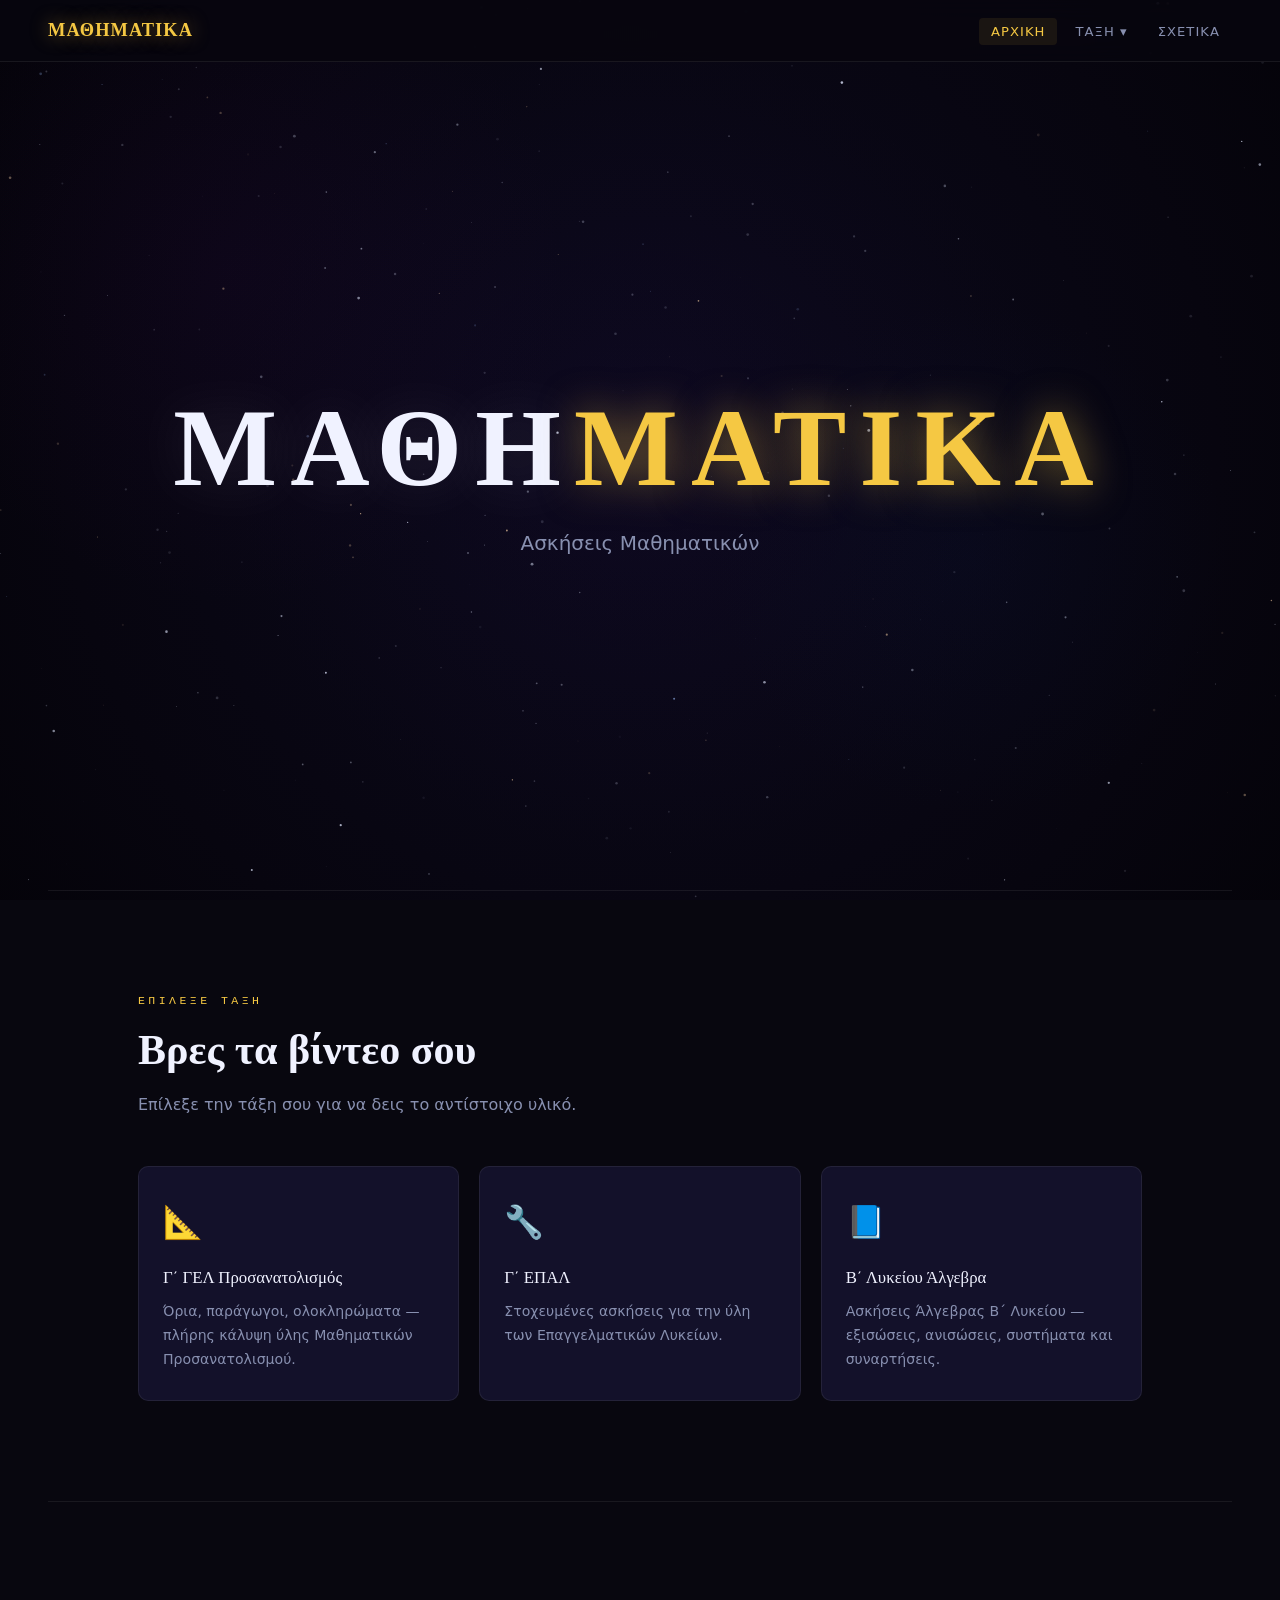
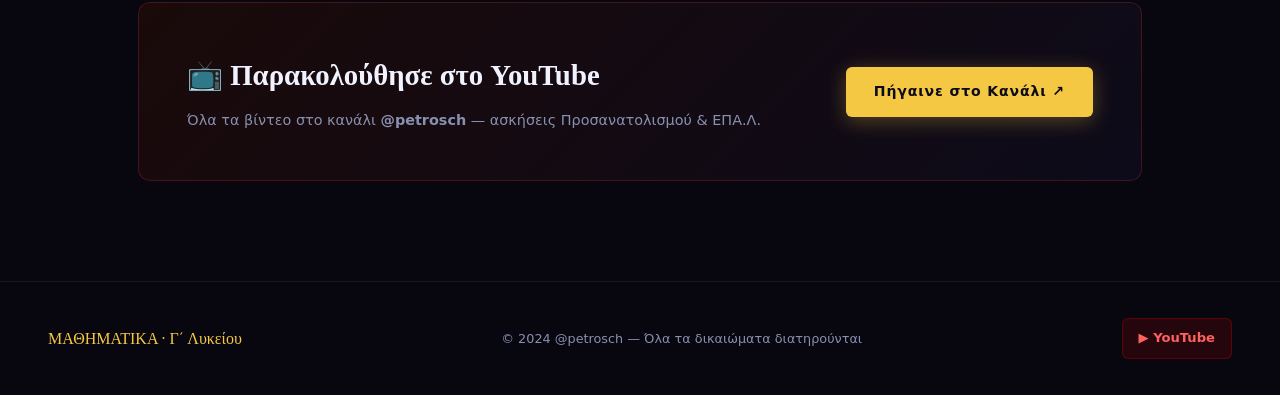
<file: index.html>
<!DOCTYPE html>
<html lang="el">
<head>
  <meta charset="UTF-8">
  <meta name="viewport" content="width=device-width, initial-scale=1">
  <title>ΜΑΘΗΜΑΤΙΚΑ</title>
  <meta name="description" content="Ασκήσεις μαθηματικών Γυμνασίου, Λυκείου & ΕΠΑ.Λ. από τον @petrosch">
  <link rel="stylesheet" href="css/style.css">
  <style>
    .hero-math-row {
      display: flex; gap: 20px; flex-wrap: wrap;
      justify-content: center;
      margin-top: 48px;
    }
    .hero-stat {
      background: rgba(255,255,255,0.04);
      border: 1px solid var(--border);
      border-radius: 10px;
      padding: 18px 26px;
      text-align: center;
      min-width: 110px;
    }
    .hero-stat-num {
      font-family: var(--ff-display);
      font-size: 1.8rem;
      color: var(--gold);
      font-weight: 700;
    }
    .hero-stat-lbl {
      font-size: 0.72rem;
      color: var(--muted);
      text-transform: uppercase;
      letter-spacing: 0.12em;
      margin-top: 4px;
    }
    .feature-row {
      display: grid;
      grid-template-columns: repeat(auto-fill, minmax(240px, 1fr));
      gap: 18px;
    }
    .feature-item {
      border-left: 2px solid var(--gold);
      padding: 14px 20px;
      background: rgba(245,200,67,0.04);
    }
    .feature-item h3 { font-family: var(--ff-display); font-size: 1rem; color: var(--white); margin-bottom: 6px; }
    .feature-item p  { font-size: 0.85rem; color: var(--muted); }
    .yt-banner {
      background: linear-gradient(135deg, #1a0a0a 0%, #0d0b1a 100%);
      border: 1px solid rgba(255,60,60,0.2);
      border-radius: 12px;
      padding: clamp(28px,4vw,48px);
      display: flex; flex-wrap: wrap; gap: 24px;
      align-items: center; justify-content: space-between;
    }
    .yt-banner-text h2 { font-family: var(--ff-display); font-size: clamp(1.2rem,2.5vw,1.8rem); color: var(--white); margin-bottom: 8px; }
    .yt-banner-text p  { color: var(--muted); font-size: 0.9rem; }
  </style>
</head>
<body>
<canvas id="star-bg"></canvas>
<div class="math-float"></div>

<nav>
  <a class="nav-logo" href="index.html">ΜΑΘΗΜΑΤΙΚΑ</a>
  <ul class="nav-links">
    <li><a href="index.html">Αρχική</a></li>
    <li class="nav-dropdown">
      <a href="#" class="nav-dropdown-toggle">Τάξη ▾</a>
      <ul class="nav-dropdown-menu">
        <li><a href="pages/prosanatolismos.html">Γ΄ ΓΕΛ Προσανατολισμός</a></li>
        <li><a href="pages/epal.html">Γ΄ ΕΠΑΛ</a></li>
        <li><a href="pages/videos.html">Β΄ Λυκείου Άλγεβρα</a></li>
      </ul>
    </li>
    <li><a href="pages/about.html">Σχετικά</a></li>
  </ul>
  <button class="nav-hamburger" aria-label="Μενού">☰</button>
</nav>

<main class="page">

  <!-- HERO -->
  <div class="hero">
    <h1 class="hero-title">ΜΑΘΗ<em>ΜΑΤΙΚΑ</em></h1>
    <p class="hero-sub">Ασκήσεις Μαθηματικών</p>
  </div>

 <!-- <hr class="divider">
  <!-- FEATURES 
  <section>
    <p class="section-label reveal">Τι θα βρεις εδώ</p>
    <h2 class="section-title reveal">Βασικές ασκήσεις στην ύλη των μαθηματικών</h2>
    <p class="section-desc reveal">Κάθε βίντεο εστιάζει σε μία άσκηση, εξηγώντας κάθε βήμα με σαφήνεια.</p>
    <div class="feature-row">
      <div class="feature-item reveal">
        <h3> Μαθηματικά Προσανατολισμού</h3>
        <p>Γ΄ Λυκείου.</p>
      </div>
      <div class="feature-item reveal">
        <h3>Άλγεβρα</h3>
        <p>Γ ΕΠΑ.Λ.</p>
      </div>
    </div>
  </section> -->


  <hr class="divider">

  <!-- ΤΆΞΕΙΣ -->
  <section>
    <p class="section-label reveal">Επίλεξε Τάξη</p>
    <h2 class="section-title reveal">Βρες τα βίντεο σου</h2>
    <p class="section-desc reveal">Επίλεξε την τάξη σου για να δεις το αντίστοιχο υλικό.</p>
    <div class="card-grid">
      <a href="pages/prosanatolismos.html" class="card reveal" style="text-decoration:none;display:block;">
        <div class="card-icon">📐</div>
        <div class="card-title">Γ΄ ΓΕΛ Προσανατολισμός</div>
        <p class="card-desc">Όρια, παράγωγοι, ολοκληρώματα — πλήρης κάλυψη ύλης Μαθηματικών Προσανατολισμού.</p>
      </a>
      <a href="pages/epal.html" class="card reveal" style="text-decoration:none;display:block;">
        <div class="card-icon">🔧</div>
        <div class="card-title">Γ΄ ΕΠΑΛ</div>
        <p class="card-desc">Στοχευμένες ασκήσεις για την ύλη των Επαγγελματικών Λυκείων.</p>
      </a>
      <a href="pages/videos.html" class="card reveal" style="text-decoration:none;display:block;">
        <div class="card-icon">📘</div>
        <div class="card-title">Β΄ Λυκείου Άλγεβρα</div>
        <p class="card-desc">Ασκήσεις Άλγεβρας Β΄ Λυκείου — εξισώσεις, ανισώσεις, συστήματα και συναρτήσεις.</p>
      </a>
    </div>
  </section>

  <hr class="divider">

  <!-- YT BANNER -->
  <section>
    <div class="yt-banner reveal">
      <div class="yt-banner-text">
        <h2>📺 Παρακολούθησε στο YouTube</h2>
        <p>Όλα τα βίντεο στο κανάλι <strong>@petrosch</strong> — ασκήσεις Προσανατολισμού & ΕΠΑ.Λ.</p>
      </div>
      <a class="btn btn-gold" href="https://www.youtube.com/@petrosch" target="_blank" rel="noopener">
        Πήγαινε στο Κανάλι ↗
      </a>
    </div>
  </section>

</main>

<footer>
  <div class="footer-logo">ΜΑΘΗΜΑΤΙΚΑ · Γ΄ Λυκείου</div>
  <div class="footer-copy">© 2024 @petrosch — Όλα τα δικαιώματα διατηρούνται</div>
  <div class="footer-yt"><a href="https://www.youtube.com/@petrosch" target="_blank" rel="noopener">▶ YouTube</a></div>
</footer>

<script src="js/shared.js"></script>
</body>
</html>
</file>
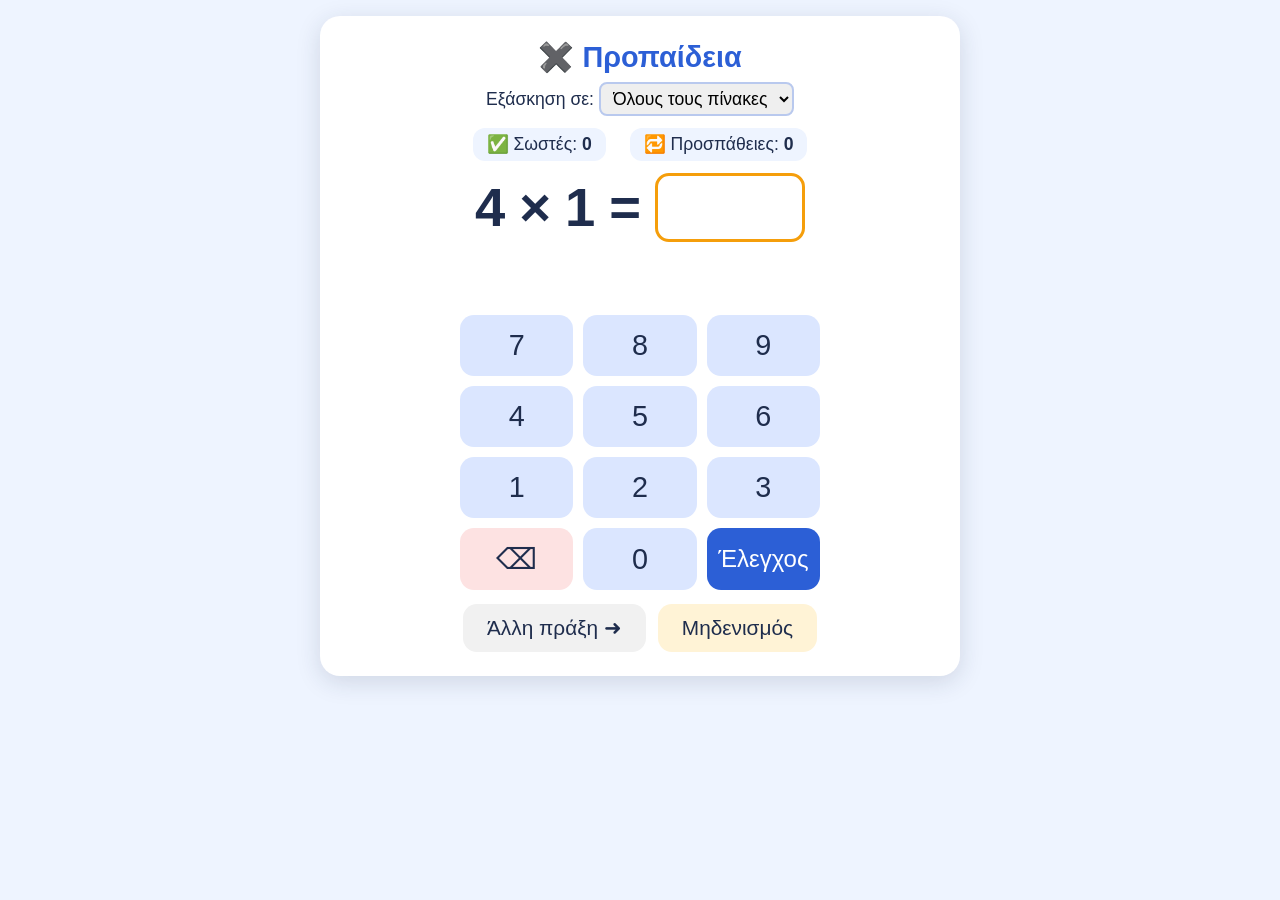
<file: eneegyl/propaideia/index.html>
<!DOCTYPE html>
<html lang="el">
<head>
<meta charset="UTF-8">
<meta name="viewport" content="width=device-width, initial-scale=1">
<title>Εξάσκηση στην Προπαίδεια</title>
<style>
  * { box-sizing: border-box; }
  body {
    margin: 0;
    font-family: "Segoe UI", Arial, sans-serif;
    background: #eef4ff;
    color: #1f2d4d;
    display: flex;
    justify-content: center;
    padding: 16px;
  }
  .app {
    width: 100%;
    max-width: 640px;
    background: #fff;
    border-radius: 20px;
    box-shadow: 0 6px 24px rgba(31,45,77,.15);
    padding: 24px;
    text-align: center;
  }
  h1 { margin: 0 0 8px; font-size: 1.8rem; color: #2c5fd6; }
  .options { margin-bottom: 12px; font-size: 1.1rem; }
  select { font-size: 1.1rem; padding: 4px 8px; border-radius: 8px; border: 2px solid #b9c9ee; }
  .scores {
    display: flex; justify-content: center; gap: 24px;
    font-size: 1.1rem; margin-bottom: 12px;
  }
  .scores span { background: #eef4ff; padding: 6px 14px; border-radius: 12px; }
  .question {
    font-size: 3.4rem; font-weight: 700; margin: 12px 0;
    display: flex; justify-content: center; align-items: center; gap: 14px; flex-wrap: wrap;
  }
  #answer {
    width: 150px; font-size: 3rem; text-align: center;
    border: 3px solid #2c5fd6; border-radius: 14px; padding: 4px;
    font-family: inherit; color: #1f2d4d;
  }
  #answer:focus { outline: none; border-color: #f59e0b; }
  #feedback {
    min-height: 3.2rem; font-size: 1.6rem; font-weight: 600; margin: 10px 0;
    display: flex; align-items: center; justify-content: center;
  }
  .ok { color: #15803d; }
  .no { color: #c2410c; }
  .pad {
    display: grid; grid-template-columns: repeat(3, 1fr); gap: 10px;
    max-width: 360px; margin: 0 auto 14px;
  }
  button {
    font-family: inherit; font-size: 1.8rem; border: none; border-radius: 14px;
    padding: 14px 0; cursor: pointer; background: #dbe6ff; color: #1f2d4d;
    touch-action: manipulation;
  }
  button:active { transform: scale(.96); }
  .check { background: #2c5fd6; color: #fff; font-size: 1.5rem; }
  .del { background: #fde2e2; }
  .actions { display: flex; justify-content: center; gap: 12px; flex-wrap: wrap; }
  .actions button { font-size: 1.3rem; padding: 12px 24px; }
  .skip { background: #f1f1f1; }
  .reset { background: #fff3d6; }
</style>
</head>
<body>
<div class="app">
  <h1>✖️ Προπαίδεια</h1>

  <div class="options">
    <label for="table">Εξάσκηση σε: </label>
    <select id="table">
      <option value="all">Όλους τους πίνακες</option>
      <option value="0">Πίνακας του 0</option>
      <option value="1">Πίνακας του 1</option>
      <option value="2">Πίνακας του 2</option>
      <option value="3">Πίνακας του 3</option>
      <option value="4">Πίνακας του 4</option>
      <option value="5">Πίνακας του 5</option>
      <option value="6">Πίνακας του 6</option>
      <option value="7">Πίνακας του 7</option>
      <option value="8">Πίνακας του 8</option>
      <option value="9">Πίνακας του 9</option>
      <option value="10">Πίνακας του 10</option>
    </select>
  </div>

  <div class="scores">
    <span>✅ Σωστές: <b id="correct">0</b></span>
    <span>🔁 Προσπάθειες: <b id="tries">0</b></span>
  </div>

  <div class="question">
    <span id="a"></span> × <span id="b"></span> =
    <input id="answer" type="text" inputmode="numeric" autocomplete="off" maxlength="3" aria-label="Απάντηση">
  </div>

  <div id="feedback" aria-live="polite"></div>

  <div class="pad">
    <button data-n="7">7</button><button data-n="8">8</button><button data-n="9">9</button>
    <button data-n="4">4</button><button data-n="5">5</button><button data-n="6">6</button>
    <button data-n="1">1</button><button data-n="2">2</button><button data-n="3">3</button>
    <button class="del" id="del">⌫</button><button data-n="0">0</button><button class="check" id="check">Έλεγχος</button>
  </div>

  <div class="actions">
    <button class="skip" id="skip">Άλλη πράξη ➜</button>
    <button class="reset" id="reset">Μηδενισμός</button>
  </div>
</div>

<script>
(function () {
  var praises = [
    "Μπράβο! 🎉", "Σωστά! Συνέχισε έτσι! 👏", "Εξαιρετικά! 🌟",
    "Τέλεια! 💪", "Πολύ σωστά! 😀", "Bravo! Είσαι σπουδαίος/α! 🏆"
  ];
  var retries = [
    "Δεν πειράζει, προσπάθησε ξανά! 🙂", "Σχεδόν! Δοκίμασε πάλι! 🤔",
    "Όχι ακριβώς. Σκέψου λίγο και ξαναδοκίμασε! 💡"
  ];

  var elA = document.getElementById("a");
  var elB = document.getElementById("b");
  var input = document.getElementById("answer");
  var feedback = document.getElementById("feedback");
  var elCorrect = document.getElementById("correct");
  var elTries = document.getElementById("tries");
  var tableSel = document.getElementById("table");

  var correct = 0, tries = 0, a = 0, b = 0, locked = false, timer = null;

  function rnd(n) { return Math.floor(Math.random() * (n + 1)); }

  function newQuestion() {
    var oa = a, ob = b, t = tableSel.value;
    do {
      if (t === "all") { a = rnd(10); b = rnd(10); }
      else { a = parseInt(t, 10); b = rnd(10); if (Math.random() < 0.5) { var x = a; a = b; b = x; } }
    } while (a === oa && b === ob);
    elA.textContent = a;
    elB.textContent = b;
    input.value = "";
    feedback.textContent = "";
    feedback.className = "";
    locked = false;
    input.focus();
  }

  function check() {
    if (locked) return;
    var v = input.value.trim();
    if (v === "") { feedback.className = "no"; feedback.textContent = "Γράψε την απάντησή σου!"; return; }
    tries++;
    elTries.textContent = tries;
    if (parseInt(v, 10) === a * b) {
      correct++;
      elCorrect.textContent = correct;
      feedback.className = "ok";
      feedback.textContent = praises[rnd(praises.length - 1)];
      locked = true;
      timer = setTimeout(newQuestion, 1500);
    } else {
      feedback.className = "no";
      feedback.textContent = retries[rnd(retries.length - 1)];
      input.select();
    }
  }

  function addDigit(d) {
    if (locked) return;
    if (input.value.length < 3) input.value += d;
    input.focus();
  }

  document.querySelectorAll(".pad button[data-n]").forEach(function (btn) {
    btn.addEventListener("click", function () { addDigit(btn.getAttribute("data-n")); });
  });
  document.getElementById("del").addEventListener("click", function () {
    if (locked) return;
    input.value = input.value.slice(0, -1);
    input.focus();
  });
  document.getElementById("check").addEventListener("click", check);
  document.getElementById("skip").addEventListener("click", function () { clearTimeout(timer); newQuestion(); });
  document.getElementById("reset").addEventListener("click", function () {
    clearTimeout(timer);
    correct = 0; tries = 0;
    elCorrect.textContent = 0; elTries.textContent = 0;
    newQuestion();
  });
  tableSel.addEventListener("change", function () { clearTimeout(timer); newQuestion(); });

  input.addEventListener("input", function () { input.value = input.value.replace(/[^0-9]/g, ""); });
  input.addEventListener("keydown", function (e) { if (e.key === "Enter") check(); });

  newQuestion();
})();
</script>
</body>
</html>
</file>
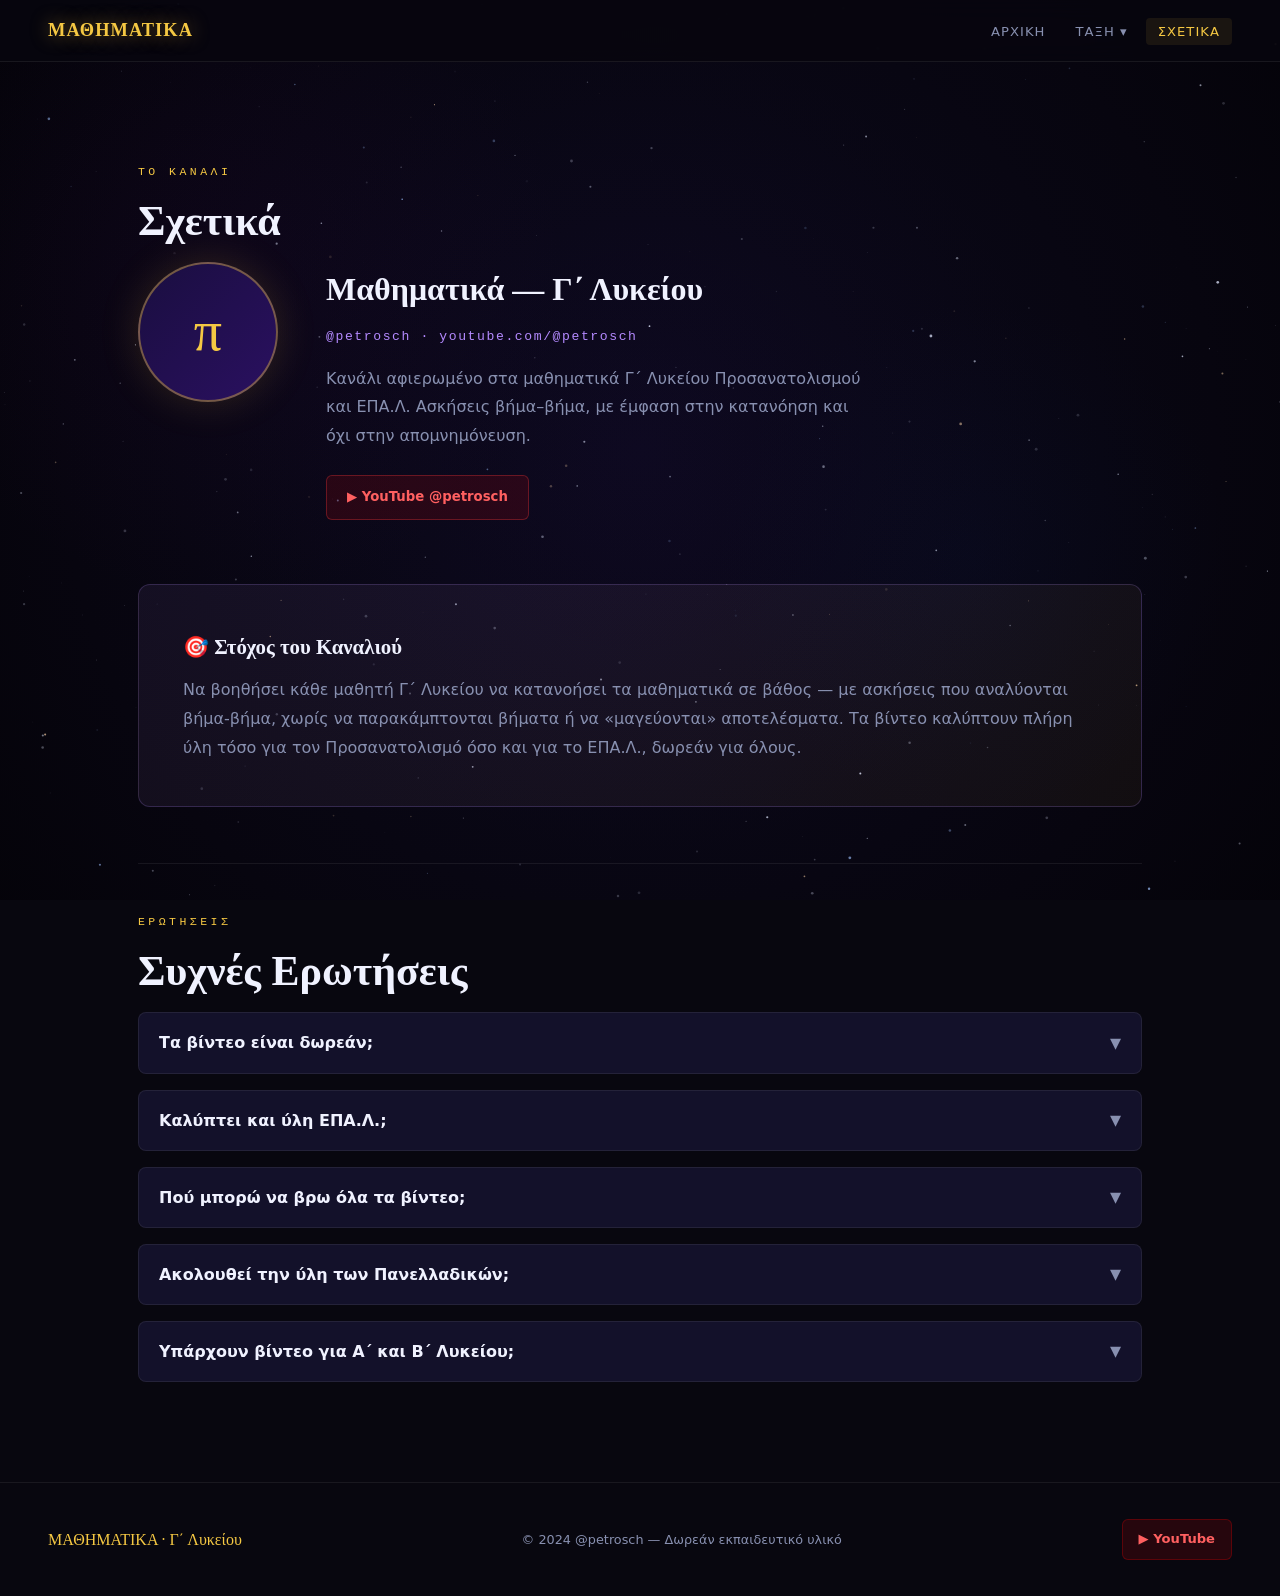
<file: pages/about.html>
<!DOCTYPE html>
<html lang="el">
<head>
  <meta charset="UTF-8">
  <meta name="viewport" content="width=device-width, initial-scale=1">
  <title>Σχετικά — Μαθηματικά Γ΄ Λυκείου</title>
  <meta name="description" content="Πληροφορίες για το κανάλι Μαθηματικά Γ Λυκείου @petrosch">
  <link rel="stylesheet" href="../css/style.css">
  <style>
    .about-hero {
      display: flex; flex-wrap: wrap; gap: 48px;
      align-items: flex-start;
      margin-bottom: 64px;
    }
    .about-avatar {
      width: 140px; height: 140px;
      border-radius: 50%;
      background: linear-gradient(135deg, #1a0e40, #2a1060);
      border: 2px solid rgba(245,200,67,0.4);
      display: flex; align-items: center; justify-content: center;
      font-family: var(--ff-display);
      font-size: 3.5rem;
      color: var(--gold);
      flex-shrink: 0;
      box-shadow: 0 0 40px rgba(245,200,67,0.15);
    }
    .about-bio h2 {
      font-family: var(--ff-display);
      font-size: clamp(1.4rem,3vw,2rem);
      color: var(--white);
      margin-bottom: 10px;
    }
    .about-handle {
      font-family: var(--ff-mono);
      font-size: 0.82rem;
      color: var(--violet);
      letter-spacing: 0.12em;
      margin-bottom: 16px;
    }
    .about-bio p { color: var(--muted); line-height: 1.8; max-width: 540px; }
    .social-links { display: flex; gap: 12px; flex-wrap: wrap; margin-top: 24px; }
    .social-btn {
      display: inline-flex; align-items: center; gap: 8px;
      padding: 10px 20px; border-radius: 6px;
      font-size: 0.83rem; font-weight: 600;
      transition: all .18s; cursor: pointer;
    }
    .social-yt {
      background: rgba(255,0,0,0.12);
      border: 1px solid rgba(255,60,60,0.3);
      color: #ff6060;
    }
    .social-yt:hover { background: rgba(255,0,0,0.22); }
    .mission-box {
      background: linear-gradient(135deg, rgba(180,138,255,0.08), rgba(245,200,67,0.05));
      border: 1px solid rgba(180,138,255,0.2);
      border-radius: 12px;
      padding: clamp(24px,4vw,44px);
      margin-bottom: 56px;
    }
    .mission-box h3 {
      font-family: var(--ff-display);
      font-size: 1.3rem;
      color: var(--white);
      margin-bottom: 12px;
    }
    .mission-box p { color: var(--muted); line-height: 1.8; }
    .faq-list { display: flex; flex-direction: column; gap: 16px; }
    .faq-item {
      background: var(--surface);
      border: 1px solid var(--border);
      border-radius: 8px;
      overflow: hidden;
    }
    .faq-q {
      padding: 16px 20px;
      font-weight: 600;
      color: var(--white);
      cursor: pointer;
      display: flex; justify-content: space-between; align-items: center;
      user-select: none;
    }
    .faq-q:hover { color: var(--gold); }
    .faq-q .arrow { color: var(--muted); transition: transform .2s; font-size: 0.9rem; }
    .faq-item.open .faq-q .arrow { transform: rotate(180deg); color: var(--gold); }
    .faq-a {
      padding: 0 20px;
      color: var(--muted);
      font-size: 0.9rem;
      max-height: 0;
      overflow: hidden;
      transition: max-height .3s, padding .3s;
      line-height: 1.7;
    }
    .faq-item.open .faq-a { max-height: 200px; padding: 0 20px 16px; }
  </style>
</head>
<body>
<canvas id="star-bg"></canvas>
<div class="math-float"></div>

<nav>
  <a class="nav-logo" href="../index.html">ΜΑΘΗΜΑΤΙΚΑ <span>Γ΄ Λυκείου</span></a>
  <ul class="nav-links">
    <li><a href="../index.html">Αρχική</a></li>
    <li class="nav-dropdown">
      <a href="#" class="nav-dropdown-toggle">Τάξη ▾</a>
      <ul class="nav-dropdown-menu">
        <li><a href="prosanatolismos.html">Γ΄ ΓΕΛ Προσανατολισμός</a></li>
        <li><a href="epal.html">Γ΄ ΕΠΑΛ</a></li>
        <li><a href="videos.html">Β΄ Λυκείου Άλγεβρα</a></li>
      </ul>
    </li>
    <li><a href="videos.html">Βίντεο</a></li>
    <li><a href="epal.html">ΕΠΑ.Λ.</a></li>
    <li><a href="about.html">Σχετικά</a></li>
  </ul>
  <button class="nav-hamburger" aria-label="Μενού">☰</button>
</nav>

<main class="page">
  <section>
    <p class="section-label reveal">Το κανάλι</p>
    <h1 class="section-title reveal">Σχετικά</h1>

    <!-- ABOUT HERO -->
    <div class="about-hero reveal">
      <div class="about-avatar">π</div>
      <div class="about-bio">
        <h2>Μαθηματικά — Γ΄ Λυκείου</h2>
        <div class="about-handle">@petrosch · youtube.com/@petrosch</div>
        <p>Κανάλι αφιερωμένο στα μαθηματικά Γ΄ Λυκείου Προσανατολισμού και ΕΠΑ.Λ. Ασκήσεις βήμα–βήμα, με έμφαση στην κατανόηση και όχι στην απομνημόνευση.</p>
        <div class="social-links">
          <a class="social-btn social-yt" href="https://www.youtube.com/@petrosch" target="_blank" rel="noopener">
            ▶ YouTube @petrosch
          </a>
        </div>
      </div>
    </div>

    <!-- MISSION -->
    <div class="mission-box reveal">
      <h3>🎯 Στόχος του Καναλιού</h3>
      <p>Να βοηθήσει κάθε μαθητή Γ΄ Λυκείου να κατανοήσει τα μαθηματικά σε βάθος — με ασκήσεις που αναλύονται βήμα-βήμα, χωρίς να παρακάμπτονται βήματα ή να «μαγεύονται» αποτελέσματα. Τα βίντεο καλύπτουν πλήρη ύλη τόσο για τον Προσανατολισμό όσο και για το ΕΠΑ.Λ., δωρεάν για όλους.</p>
    </div>

    <hr class="divider" style="margin: 0 0 48px 0;">

    <!-- FAQ -->
    <p class="section-label reveal">Ερωτήσεις</p>
    <h2 class="section-title reveal">Συχνές Ερωτήσεις</h2>

    <div class="faq-list reveal">
      <div class="faq-item">
        <div class="faq-q">Τα βίντεο είναι δωρεάν; <span class="arrow">▼</span></div>
        <div class="faq-a">Ναι, όλα τα βίντεο είναι εντελώς δωρεάν στο YouTube. Δεν χρειάζεται συνδρομή ή εγγραφή.</div>
      </div>
      <div class="faq-item">
        <div class="faq-q">Καλύπτει και ύλη ΕΠΑ.Λ.; <span class="arrow">▼</span></div>
        <div class="faq-a">Ναι! Υπάρχουν ξεχωριστά βίντεο για ΕΠΑ.Λ. — δες τη σελίδα <a href="epal.html" style="color:var(--gold)">ΕΠΑ.Λ.</a> για λεπτομέρειες.</div>
      </div>
      <div class="faq-item">
        <div class="faq-q">Πού μπορώ να βρω όλα τα βίντεο; <span class="arrow">▼</span></div>
        <div class="faq-a">Στη σελίδα <a href="videos.html" style="color:var(--gold)">Βίντεο</a> εδώ ή απευθείας στο <a href="https://www.youtube.com/@petrosch" target="_blank" style="color:var(--gold)">YouTube κανάλι @petrosch</a>.</div>
      </div>
      <div class="faq-item">
        <div class="faq-q">Ακολουθεί την ύλη των Πανελλαδικών; <span class="arrow">▼</span></div>
        <div class="faq-a">Ναι, τα βίντεο ακολουθούν πιστά το αναλυτικό πρόγραμμα του Υπουργείου Παιδείας για τη Γ΄ Λυκείου.</div>
      </div>
      <div class="faq-item">
        <div class="faq-q">Υπάρχουν βίντεο για Α΄ και Β΄ Λυκείου; <span class="arrow">▼</span></div>
        <div class="faq-a">Το κανάλι εστιάζει κυρίως στη Γ΄ Λυκείου. Ελέγξτε το κανάλι για τυχόν πρόσθετο υλικό.</div>
      </div>
    </div>

  </section>
</main>

<footer>
  <div class="footer-logo">ΜΑΘΗΜΑΤΙΚΑ · Γ΄ Λυκείου</div>
  <div class="footer-copy">© 2024 @petrosch — Δωρεάν εκπαιδευτικό υλικό</div>
  <div class="footer-yt"><a href="https://www.youtube.com/@petrosch" target="_blank" rel="noopener">▶ YouTube</a></div>
</footer>

<script src="../js/shared.js"></script>
<script>
  // FAQ accordion
  document.querySelectorAll('.faq-q').forEach(q => {
    q.addEventListener('click', () => {
      const item = q.parentElement;
      const isOpen = item.classList.contains('open');
      document.querySelectorAll('.faq-item').forEach(i => i.classList.remove('open'));
      if (!isOpen) item.classList.add('open');
    });
  });
</script>
</body>
</html>
</file>
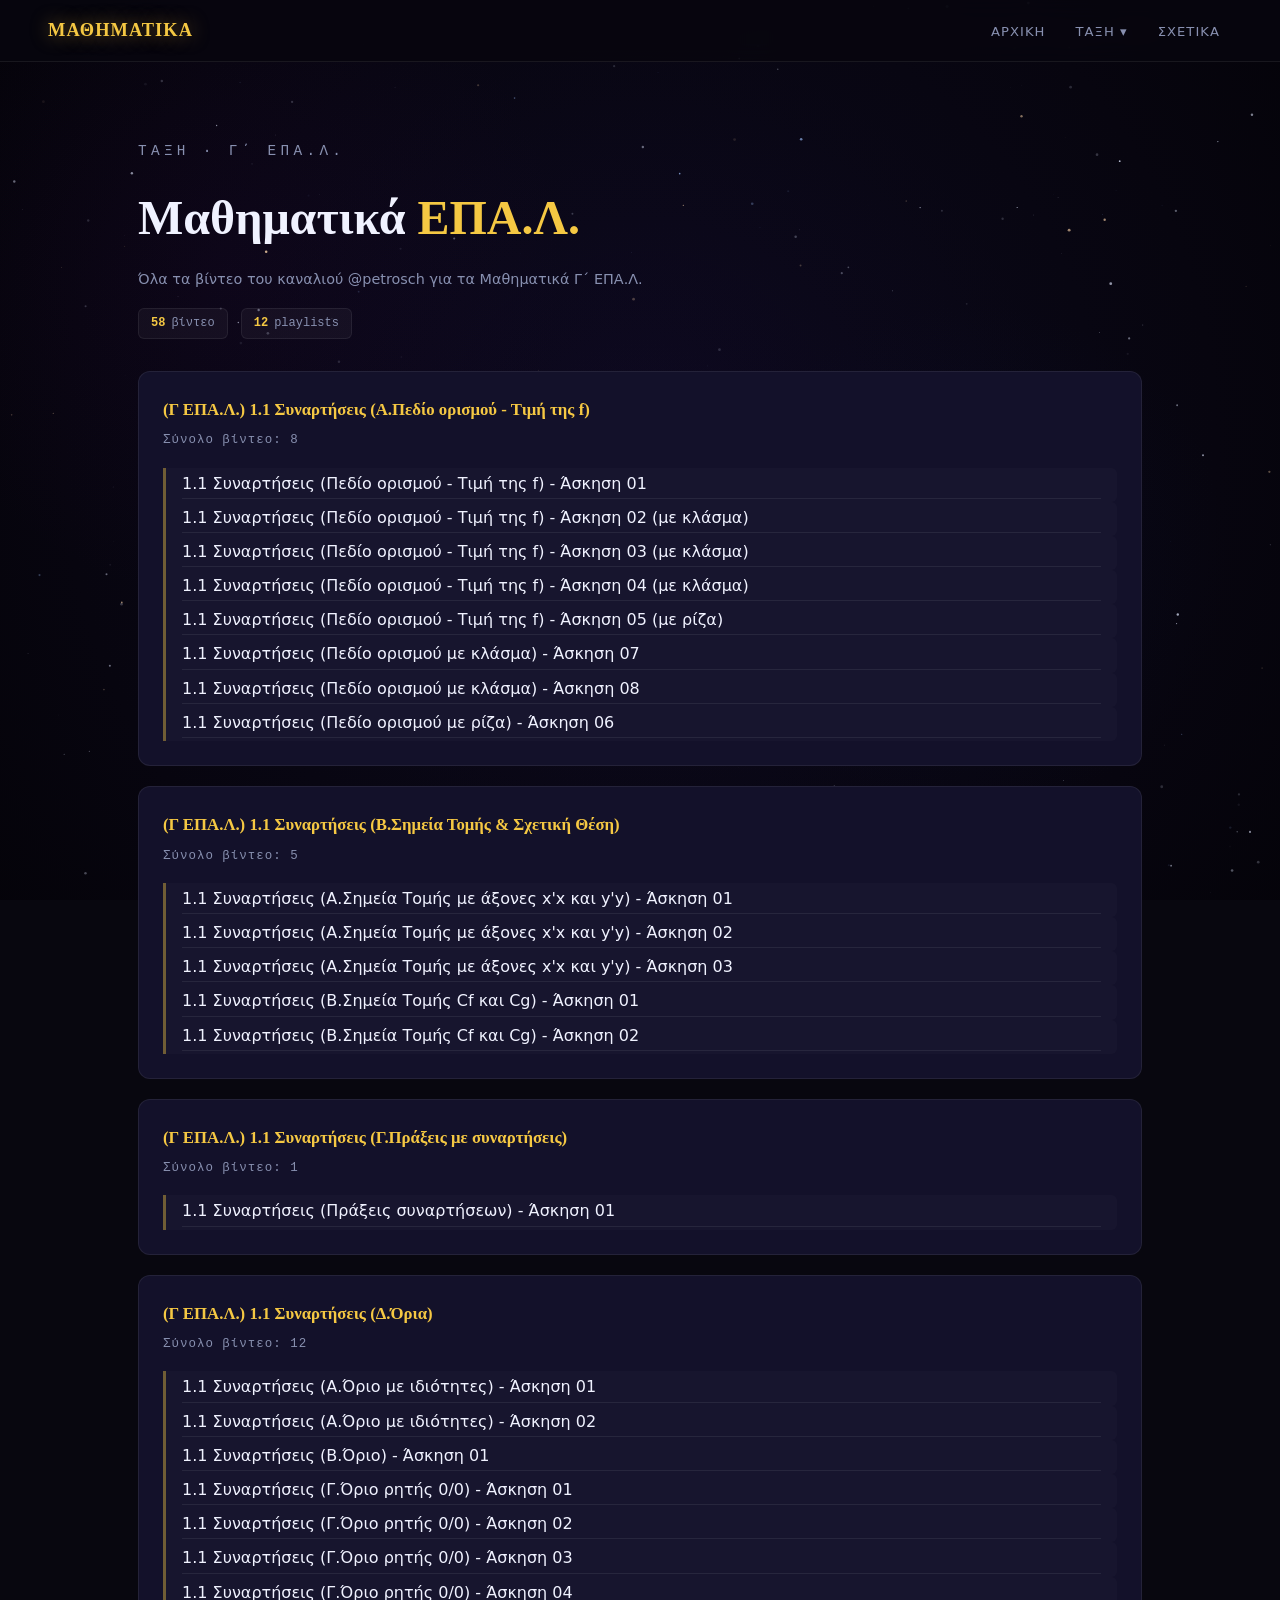
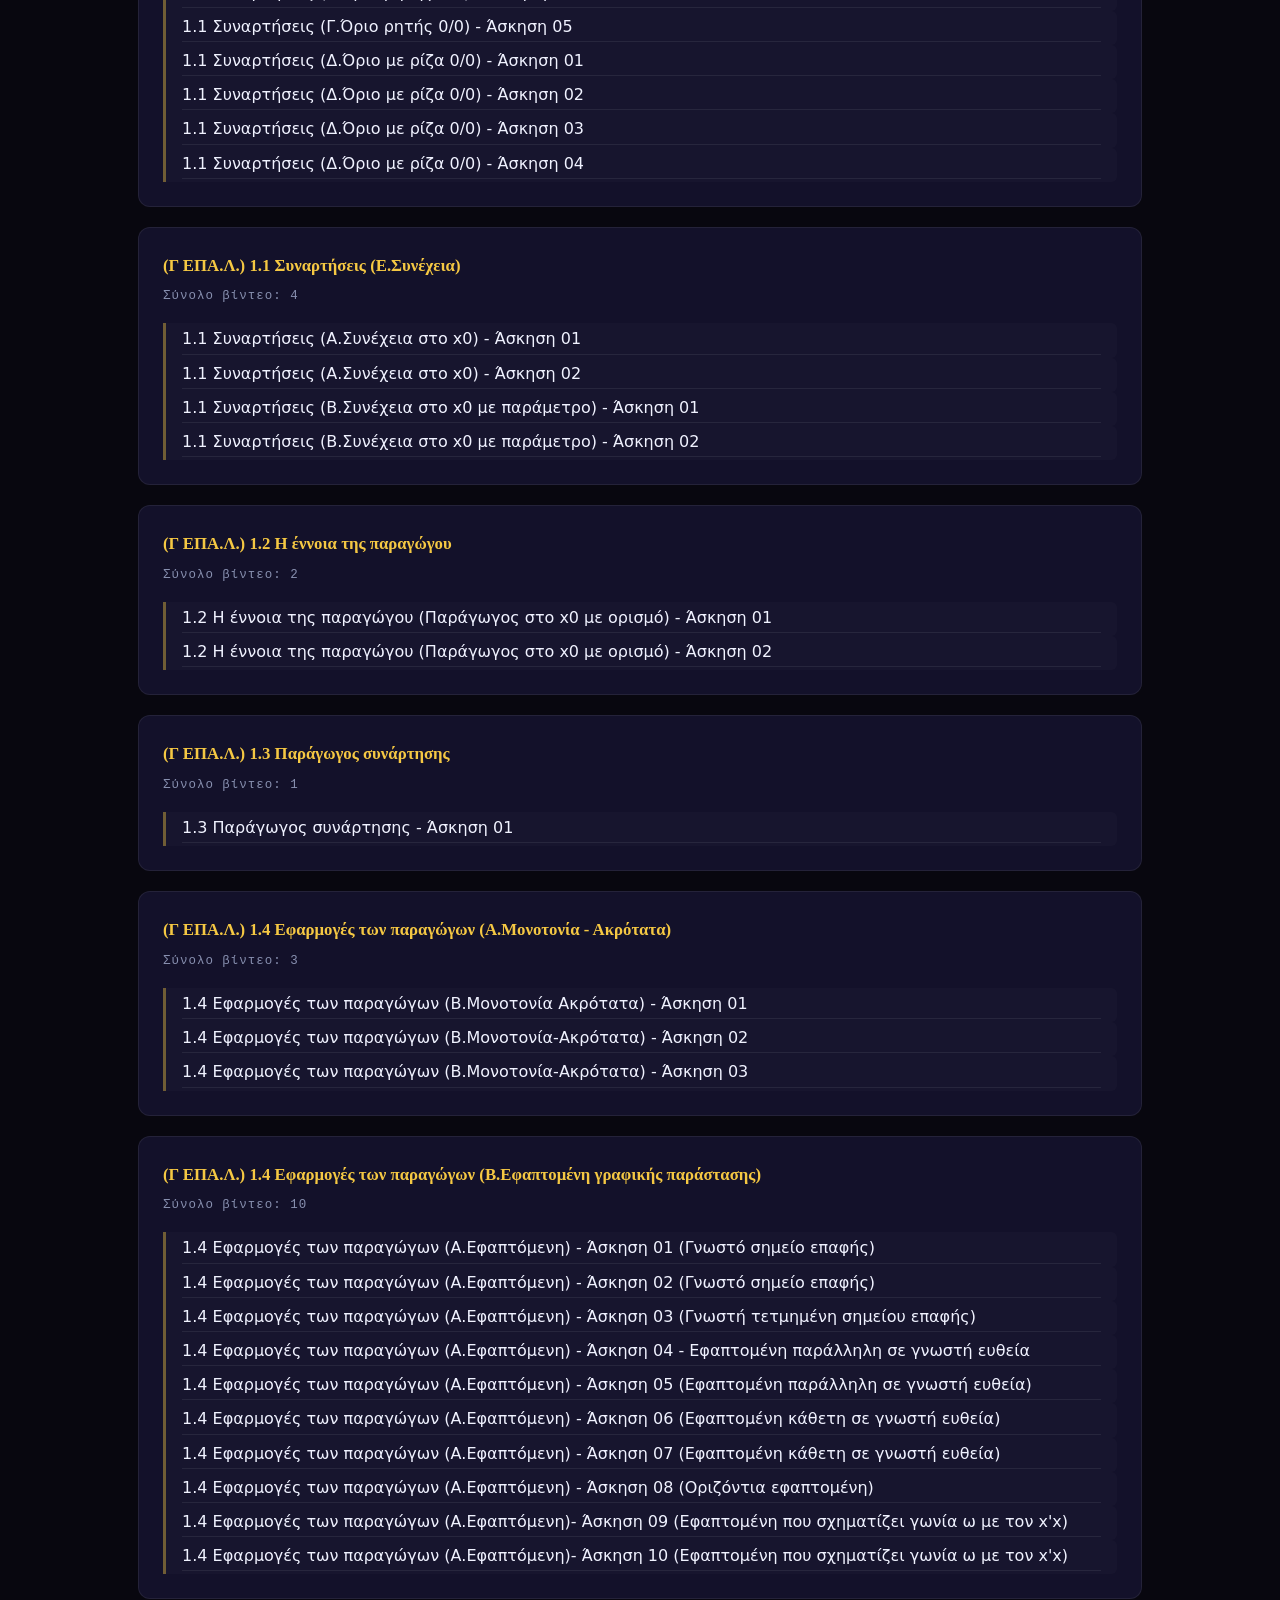
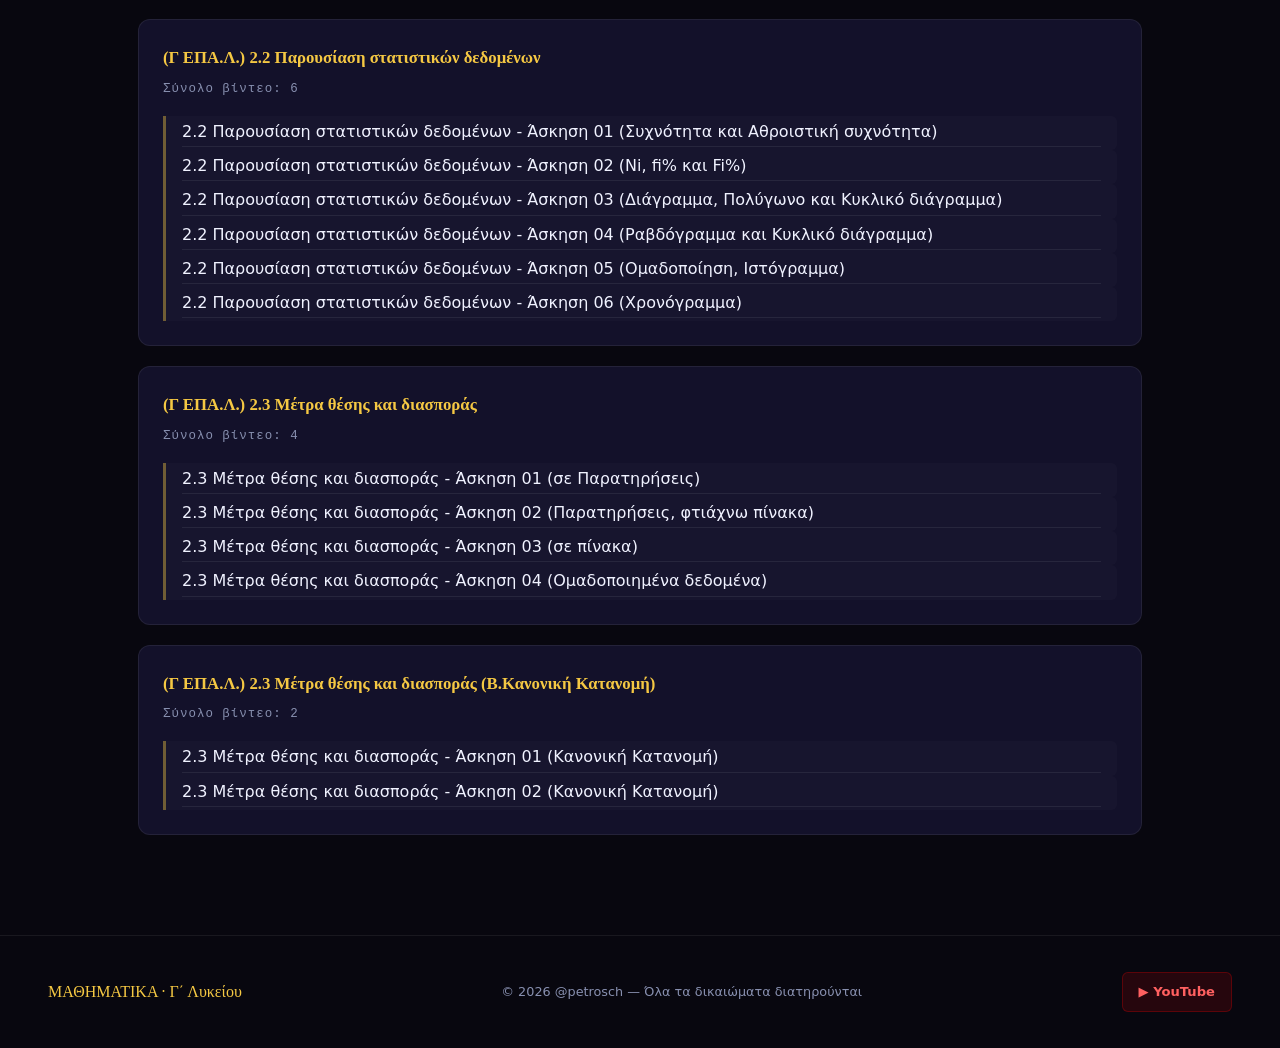
<file: pages/epal.html>
<!DOCTYPE html>
<html lang="el">
<head>
    <meta charset="UTF-8">
    <meta name="viewport" content="width=device-width, initial-scale=1.0">
    <title>Μαθηματικά — ΜΑΘΗΜΑΤΙΚΑ</title>
    <link rel="stylesheet" href="../css/style.css">
    <style>

        .pros-content {
            position: relative; z-index: 1;
            padding-top: 62px;
        }
        .pros-header {
            padding: clamp(40px,6vw,80px) clamp(16px,4vw,48px) 0;
            max-width: 1100px;
            margin: 0 auto;
        }
        .pros-header h1 {
            font-family: var(--ff-display);
            font-size: clamp(28px,4vw,48px);
            color: var(--white);
            margin-bottom: 8px;
        }
        .pros-header p { color: var(--muted); font-size: 0.9rem; }
        .pros-main {
            max-width: 1100px;
            margin: 32px auto 0;
            padding: 0 clamp(16px,4vw,48px) 80px;
        }
        .pros-section {
            background: var(--surface);
            border: 1px solid var(--border);
            border-radius: 12px;
            padding: 24px;
            margin-bottom: 20px;
            transition: border-color .2s;
        }
        .pros-section:hover { border-color: rgba(245,200,67,0.25); }
        .pros-section-title {
            font-family: var(--ff-display);
            font-size: 1.05rem;
            color: var(--gold);
            margin-bottom: 6px;
        }
        .pros-playlist-info {
            font-size: 0.78rem;
            color: var(--muted);
            font-family: var(--ff-mono);
            letter-spacing: 0.08em;
            margin-bottom: 16px;
        }
        .pros-video {
            border-left: 3px solid rgba(245,200,67,0.4);
            padding: 2px 16px;
            margin: 0;
            background: rgba(255,255,255,0.02);
            border-radius: 0 6px 6px 0;
        }
        .pros-video h2 {
            font-size: 0.9rem;
            color: var(--white);
            font-weight: 500;
            margin-bottom: 4px;
        }
        .pros-video-title {
            font-size: 1rem;
            color: var(--white) !important;
            font-weight: 500;
            margin-bottom: 0;
        }
        .pros-video a {
            color: var(--white);
            font-size: 1rem;
            font-family: inherit;
            font-weight: 500;
            transition: color .15s;
            word-break: break-word;
            text-decoration: none;
        }
        .pros-video a:hover { color: var(--gold); }
        .pros-divider {
            border: none;
            border-top: 1px solid var(--border);
            margin: 1px 0;
        }
        .pros-stat {
            display: inline-flex;
            align-items: center;
            gap: 6px;
            font-family: var(--ff-mono);
            font-size: 0.75rem;
            color: var(--muted);
            background: rgba(255,255,255,0.04);
            border: 1px solid var(--border);
            border-radius: 6px;
            padding: 4px 12px;
            margin-right: 8px;
        }
        .pros-stat span { color: var(--gold); font-weight: 700; }

    </style>
</head>
<body>
<canvas id="star-bg"></canvas>
<div class="math-float"></div>

<nav></nav>

<div class="pros-content">
  <div class="pros-header">
    <p class="section-label">Τάξη · Γ΄ ΕΠΑ.Λ.</p>
    <h1 style="font-family:var(--ff-display);font-size:clamp(28px,4vw,48px);color:var(--white);margin-bottom:8px;">Μαθηματικά <em style="font-style:normal;color:var(--gold)">ΕΠΑ.Λ.</em></h1>
    <p>Όλα τα βίντεο του καναλιού @petrosch για τα Μαθηματικά Γ΄ ΕΠΑ.Λ.</p>
    <div style="margin-top:16px;">
      <span class="pros-stat"><span>58</span> βίντεο</span>
      <span class="pros-stat"><span>12</span> playlists</span>
    </div>
  </div>
  <div class="pros-main">

    <div class="pros-section">
        <h2 class="pros-section-title">(Γ ΕΠΑ.Λ.) 1.1 Συναρτήσεις (Α.Πεδίο ορισμού - Τιμή της f)</h2>
        <div class="pros-playlist-info">
            Σύνολο βίντεο: 8
        </div>

        <div class="pros-video">
            <p class="pros-video-title"><a href="https://www.youtube.com/watch?v=PlaZklUCX7s" target="_blank">1.1 Συναρτήσεις (Πεδίο ορισμού - Τιμή της f) - Άσκηση 01</a></p>
                        <hr class="pros-divider">
        </div>
        <div class="pros-video">
            <p class="pros-video-title"><a href="https://www.youtube.com/watch?v=c5bY71YA2RE" target="_blank">1.1 Συναρτήσεις (Πεδίο ορισμού - Τιμή της f) - Άσκηση 02 (με κλάσμα)</a></p>
                        <hr class="pros-divider">
        </div>
        <div class="pros-video">
            <p class="pros-video-title"><a href="https://www.youtube.com/watch?v=Jw6S8Rezt3Y" target="_blank">1.1 Συναρτήσεις (Πεδίο ορισμού - Τιμή της f) - Άσκηση 03 (με κλάσμα)</a></p>
                        <hr class="pros-divider">
        </div>
        <div class="pros-video">
            <p class="pros-video-title"><a href="https://www.youtube.com/watch?v=mUQ-TDCYBUQ" target="_blank">1.1 Συναρτήσεις (Πεδίο ορισμού - Τιμή της f) - Άσκηση 04 (με κλάσμα)</a></p>
                        <hr class="pros-divider">
        </div>
        <div class="pros-video">
            <p class="pros-video-title"><a href="https://www.youtube.com/watch?v=KcwotfWgdeA" target="_blank">1.1 Συναρτήσεις (Πεδίο ορισμού - Τιμή της f) - Άσκηση 05 (με ρίζα)</a></p>
                        <hr class="pros-divider">
        </div>
        <div class="pros-video">
            <p class="pros-video-title"><a href="https://www.youtube.com/watch?v=Ay7CJ1jXXCY" target="_blank">1.1 Συναρτήσεις (Πεδίο ορισμού με κλάσμα) - Άσκηση 07</a></p>
                        <hr class="pros-divider">
        </div>
        <div class="pros-video">
            <p class="pros-video-title"><a href="https://www.youtube.com/watch?v=6FR7z1yhAio" target="_blank">1.1 Συναρτήσεις (Πεδίο ορισμού με κλάσμα) - Άσκηση 08</a></p>
                        <hr class="pros-divider">
        </div>
        <div class="pros-video">
            <p class="pros-video-title"><a href="https://www.youtube.com/watch?v=W-v-FUWPiXE" target="_blank">1.1 Συναρτήσεις (Πεδίο ορισμού με ρίζα) - Άσκηση 06</a></p>
                        <hr class="pros-divider">
        </div>
    </div>

    <div class="pros-section">
        <h2 class="pros-section-title">(Γ ΕΠΑ.Λ.) 1.1 Συναρτήσεις (Β.Σημεία Τομής &amp; Σχετική Θέση)</h2>
        <div class="pros-playlist-info">
            Σύνολο βίντεο: 5
        </div>

        <div class="pros-video">
            <p class="pros-video-title"><a href="https://www.youtube.com/watch?v=RxU25ROGeVA" target="_blank">1.1 Συναρτήσεις (Α.Σημεία Τομής με άξονες x'x και y'y) - Άσκηση 01</a></p>
                        <hr class="pros-divider">
        </div>
        <div class="pros-video">
            <p class="pros-video-title"><a href="https://www.youtube.com/watch?v=c2Y2CP4C4-E" target="_blank">1.1 Συναρτήσεις (Α.Σημεία Τομής με άξονες x'x και y'y) - Άσκηση 02</a></p>
                        <hr class="pros-divider">
        </div>
        <div class="pros-video">
            <p class="pros-video-title"><a href="https://www.youtube.com/watch?v=vJn-mOdnM9o" target="_blank">1.1 Συναρτήσεις (Α.Σημεία Τομής με άξονες x'x και y'y) - Άσκηση 03</a></p>
                        <hr class="pros-divider">
        </div>
        <div class="pros-video">
            <p class="pros-video-title"><a href="https://www.youtube.com/watch?v=1eJzN4kHn_s" target="_blank">1.1 Συναρτήσεις (Β.Σημεία Τομής Cf και Cg) - Άσκηση 01</a></p>
                        <hr class="pros-divider">
        </div>
        <div class="pros-video">
            <p class="pros-video-title"><a href="https://www.youtube.com/watch?v=KAVhQcvXnmI" target="_blank">1.1 Συναρτήσεις (Β.Σημεία Τομής Cf και Cg) - Άσκηση 02</a></p>
                        <hr class="pros-divider">
        </div>
    </div>

    <div class="pros-section">
        <h2 class="pros-section-title">(Γ ΕΠΑ.Λ.) 1.1 Συναρτήσεις (Γ.Πράξεις με συναρτήσεις)</h2>
        <div class="pros-playlist-info">
            Σύνολο βίντεο: 1
        </div>

        <div class="pros-video">
            <p class="pros-video-title"><a href="https://www.youtube.com/watch?v=j_z6HeZXYeY" target="_blank">1.1 Συναρτήσεις (Πράξεις συναρτήσεων) - Άσκηση 01</a></p>
                        <hr class="pros-divider">
        </div>
    </div>

    <div class="pros-section">
        <h2 class="pros-section-title">(Γ ΕΠΑ.Λ.) 1.1 Συναρτήσεις (Δ.Όρια)</h2>
        <div class="pros-playlist-info">
            Σύνολο βίντεο: 12
        </div>

        <div class="pros-video">
            <p class="pros-video-title"><a href="https://www.youtube.com/watch?v=mpuLPE6FbiM" target="_blank">1.1 Συναρτήσεις (Α.Όριο με ιδιότητες) - Άσκηση 01</a></p>
                        <hr class="pros-divider">
        </div>
        <div class="pros-video">
            <p class="pros-video-title"><a href="https://www.youtube.com/watch?v=hPv2ZSQlULY" target="_blank">1.1 Συναρτήσεις (Α.Όριο με ιδιότητες) - Άσκηση 02</a></p>
                        <hr class="pros-divider">
        </div>
        <div class="pros-video">
            <p class="pros-video-title"><a href="https://www.youtube.com/watch?v=EpFoVeBkP7g" target="_blank">1.1 Συναρτήσεις (Β.Όριο) - Άσκηση 01</a></p>
                        <hr class="pros-divider">
        </div>
        <div class="pros-video">
            <p class="pros-video-title"><a href="https://www.youtube.com/watch?v=YcW2AGZ-p0w" target="_blank">1.1 Συναρτήσεις (Γ.Όριο ρητής 0/0) - Άσκηση 01</a></p>
                        <hr class="pros-divider">
        </div>
        <div class="pros-video">
            <p class="pros-video-title"><a href="https://www.youtube.com/watch?v=AtaeqWK9J_Y" target="_blank">1.1 Συναρτήσεις (Γ.Όριο ρητής 0/0) - Άσκηση 02</a></p>
                        <hr class="pros-divider">
        </div>
        <div class="pros-video">
            <p class="pros-video-title"><a href="https://www.youtube.com/watch?v=uI2wt1Omieo" target="_blank">1.1 Συναρτήσεις (Γ.Όριο ρητής 0/0) - Άσκηση 03</a></p>
                        <hr class="pros-divider">
        </div>
        <div class="pros-video">
            <p class="pros-video-title"><a href="https://www.youtube.com/watch?v=oXIxAgUZKQs" target="_blank">1.1 Συναρτήσεις (Γ.Όριο ρητής 0/0) - Άσκηση 04</a></p>
                        <hr class="pros-divider">
        </div>
        <div class="pros-video">
            <p class="pros-video-title"><a href="https://www.youtube.com/watch?v=NS5MltXQ6bQ" target="_blank">1.1 Συναρτήσεις (Γ.Όριο ρητής 0/0) - Άσκηση 05</a></p>
                        <hr class="pros-divider">
        </div>
        <div class="pros-video">
            <p class="pros-video-title"><a href="https://www.youtube.com/watch?v=UsFLNbUB1H4" target="_blank">1.1 Συναρτήσεις (Δ.Όριο με ρίζα  0/0) - Άσκηση 01</a></p>
                        <hr class="pros-divider">
        </div>
        <div class="pros-video">
            <p class="pros-video-title"><a href="https://www.youtube.com/watch?v=vKwlOGgsYO4" target="_blank">1.1 Συναρτήσεις (Δ.Όριο με ρίζα  0/0) - Άσκηση 02</a></p>
                        <hr class="pros-divider">
        </div>
        <div class="pros-video">
            <p class="pros-video-title"><a href="https://www.youtube.com/watch?v=FbOirwIcbRo" target="_blank">1.1 Συναρτήσεις (Δ.Όριο με ρίζα  0/0) - Άσκηση 03</a></p>
                        <hr class="pros-divider">
        </div>
        <div class="pros-video">
            <p class="pros-video-title"><a href="https://www.youtube.com/watch?v=NQwWgodTf0E" target="_blank">1.1 Συναρτήσεις (Δ.Όριο με ρίζα 0/0) - Άσκηση 04</a></p>
                        <hr class="pros-divider">
        </div>
    </div>

    <div class="pros-section">
        <h2 class="pros-section-title">(Γ ΕΠΑ.Λ.) 1.1 Συναρτήσεις (Ε.Συνέχεια)</h2>
        <div class="pros-playlist-info">
            Σύνολο βίντεο: 4
        </div>

        <div class="pros-video">
            <p class="pros-video-title"><a href="https://www.youtube.com/watch?v=gxYjPNZOwNg" target="_blank">1.1 Συναρτήσεις (Α.Συνέχεια στο x0) - Άσκηση 01</a></p>
                        <hr class="pros-divider">
        </div>
        <div class="pros-video">
            <p class="pros-video-title"><a href="https://www.youtube.com/watch?v=NbUv733l-v8" target="_blank">1.1 Συναρτήσεις (Α.Συνέχεια στο x0) - Άσκηση 02</a></p>
                        <hr class="pros-divider">
        </div>
        <div class="pros-video">
            <p class="pros-video-title"><a href="https://www.youtube.com/watch?v=U9vcOyZF788" target="_blank">1.1 Συναρτήσεις (Β.Συνέχεια στο x0 με παράμετρο) - Άσκηση 01</a></p>
                        <hr class="pros-divider">
        </div>
        <div class="pros-video">
            <p class="pros-video-title"><a href="https://www.youtube.com/watch?v=OKg79P04A9M" target="_blank">1.1 Συναρτήσεις (Β.Συνέχεια στο x0 με παράμετρο) - Άσκηση 02</a></p>
                        <hr class="pros-divider">
        </div>
    </div>

    <div class="pros-section">
        <h2 class="pros-section-title">(Γ ΕΠΑ.Λ.) 1.2 Η έννοια της παραγώγου</h2>
        <div class="pros-playlist-info">
            Σύνολο βίντεο: 2
        </div>

        <div class="pros-video">
            <p class="pros-video-title"><a href="https://www.youtube.com/watch?v=wn6H91LYXUE" target="_blank">1.2 Η έννοια της παραγώγου (Παράγωγος στο x0 με ορισμό) - Άσκηση 01</a></p>
                        <hr class="pros-divider">
        </div>
        <div class="pros-video">
            <p class="pros-video-title"><a href="https://www.youtube.com/watch?v=yqpLICClKw0" target="_blank">1.2 Η έννοια της παραγώγου (Παράγωγος στο x0 με ορισμό) - Άσκηση 02</a></p>
                        <hr class="pros-divider">
        </div>
    </div>

    <div class="pros-section">
        <h2 class="pros-section-title">(Γ ΕΠΑ.Λ.) 1.3 Παράγωγος συνάρτησης</h2>
        <div class="pros-playlist-info">
            Σύνολο βίντεο: 1
        </div>

        <div class="pros-video">
            <p class="pros-video-title"><a href="https://www.youtube.com/watch?v=Lr6Htufy7kw" target="_blank">1.3 Παράγωγος συνάρτησης - Άσκηση 01</a></p>
                        <hr class="pros-divider">
        </div>
    </div>

    <div class="pros-section">
        <h2 class="pros-section-title">(Γ ΕΠΑ.Λ.) 1.4 Εφαρμογές των παραγώγων (Α.Μονοτονία - Ακρότατα)</h2>
        <div class="pros-playlist-info">
            Σύνολο βίντεο: 3
        </div>

        <div class="pros-video">
            <p class="pros-video-title"><a href="https://www.youtube.com/watch?v=AxULT66w_YM" target="_blank">1.4 Εφαρμογές των παραγώγων (Β.Μονοτονία Ακρότατα) - Άσκηση 01</a></p>
                        <hr class="pros-divider">
        </div>
        <div class="pros-video">
            <p class="pros-video-title"><a href="https://www.youtube.com/watch?v=idvRFwJTE-0" target="_blank">1.4 Εφαρμογές των παραγώγων (Β.Μονοτονία-Ακρότατα) - Άσκηση 02</a></p>
                        <hr class="pros-divider">
        </div>
        <div class="pros-video">
            <p class="pros-video-title"><a href="https://www.youtube.com/watch?v=8weuOaQc8GE" target="_blank">1.4 Εφαρμογές των παραγώγων (Β.Μονοτονία-Ακρότατα) - Άσκηση 03</a></p>
                        <hr class="pros-divider">
        </div>
    </div>

    <div class="pros-section">
        <h2 class="pros-section-title">(Γ ΕΠΑ.Λ.) 1.4 Εφαρμογές των παραγώγων (Β.Εφαπτομένη γραφικής παράστασης)</h2>
        <div class="pros-playlist-info">
            Σύνολο βίντεο: 10
        </div>

        <div class="pros-video">
            <p class="pros-video-title"><a href="https://www.youtube.com/watch?v=tjoUe0xnQf8" target="_blank">1.4 Εφαρμογές των παραγώγων (Α.Εφαπτόμενη) - Άσκηση 01 (Γνωστό σημείο επαφής)</a></p>
                        <hr class="pros-divider">
        </div>
        <div class="pros-video">
            <p class="pros-video-title"><a href="https://www.youtube.com/watch?v=UNeKlRhfeaY" target="_blank">1.4 Εφαρμογές των παραγώγων (Α.Εφαπτόμενη) - Άσκηση 02 (Γνωστό σημείο επαφής)</a></p>
                        <hr class="pros-divider">
        </div>
        <div class="pros-video">
            <p class="pros-video-title"><a href="https://www.youtube.com/watch?v=P6H9YqfilhY" target="_blank">1.4 Εφαρμογές των παραγώγων (Α.Εφαπτόμενη) - Άσκηση 03 (Γνωστή τετμημένη σημείου επαφής)</a></p>
                        <hr class="pros-divider">
        </div>
        <div class="pros-video">
            <p class="pros-video-title"><a href="https://www.youtube.com/watch?v=Zx1whsucyHU" target="_blank">1.4 Εφαρμογές των παραγώγων (Α.Εφαπτόμενη) - Άσκηση 04 - Εφαπτομένη παράλληλη σε γνωστή ευθεία</a></p>
                        <hr class="pros-divider">
        </div>
        <div class="pros-video">
            <p class="pros-video-title"><a href="https://www.youtube.com/watch?v=MxWbCsROI2w" target="_blank">1.4 Εφαρμογές των παραγώγων (Α.Εφαπτόμενη) - Άσκηση 05 (Εφαπτομένη παράλληλη σε γνωστή ευθεία)</a></p>
                        <hr class="pros-divider">
        </div>
        <div class="pros-video">
            <p class="pros-video-title"><a href="https://www.youtube.com/watch?v=1guiRRCgmfY" target="_blank">1.4 Εφαρμογές των παραγώγων (Α.Εφαπτόμενη) - Άσκηση 06 (Εφαπτομένη κάθετη σε γνωστή ευθεία)</a></p>
                        <hr class="pros-divider">
        </div>
        <div class="pros-video">
            <p class="pros-video-title"><a href="https://www.youtube.com/watch?v=M2-iuCh_OeM" target="_blank">1.4 Εφαρμογές των παραγώγων (Α.Εφαπτόμενη) - Άσκηση 07 (Εφαπτομένη κάθετη σε γνωστή ευθεία)</a></p>
                        <hr class="pros-divider">
        </div>
        <div class="pros-video">
            <p class="pros-video-title"><a href="https://www.youtube.com/watch?v=oOc2t0X83ms" target="_blank">1.4 Εφαρμογές των παραγώγων (Α.Εφαπτόμενη) - Άσκηση 08 (Οριζόντια εφαπτομένη)</a></p>
                        <hr class="pros-divider">
        </div>
        <div class="pros-video">
            <p class="pros-video-title"><a href="https://www.youtube.com/watch?v=HYZsPo4DanE" target="_blank">1.4 Εφαρμογές των παραγώγων (Α.Εφαπτόμενη)- Άσκηση 09 (Εφαπτομένη που σχηματίζει γωνία ω με τον x'x)</a></p>
                        <hr class="pros-divider">
        </div>
        <div class="pros-video">
            <p class="pros-video-title"><a href="https://www.youtube.com/watch?v=8SQaa6UlraU" target="_blank">1.4 Εφαρμογές των παραγώγων (Α.Εφαπτόμενη)- Άσκηση 10 (Εφαπτομένη που σχηματίζει γωνία ω με τον x'x)</a></p>
                        <hr class="pros-divider">
        </div>
    </div>

    <div class="pros-section">
        <h2 class="pros-section-title">(Γ ΕΠΑ.Λ.) 2.2 Παρουσίαση στατιστικών δεδομένων</h2>
        <div class="pros-playlist-info">
            Σύνολο βίντεο: 6
        </div>

        <div class="pros-video">
            <p class="pros-video-title"><a href="https://www.youtube.com/watch?v=u6UwSL1ehUY" target="_blank">2.2 Παρουσίαση στατιστικών δεδομένων - Άσκηση 01 (Συχνότητα και Αθροιστική συχνότητα)</a></p>
                        <hr class="pros-divider">
        </div>
        <div class="pros-video">
            <p class="pros-video-title"><a href="https://www.youtube.com/watch?v=4tiNlezTXrE" target="_blank">2.2 Παρουσίαση στατιστικών δεδομένων - Άσκηση 02 (Ni, fi% και Fi%)</a></p>
                        <hr class="pros-divider">
        </div>
        <div class="pros-video">
            <p class="pros-video-title"><a href="https://www.youtube.com/watch?v=31W14CEUvUY" target="_blank">2.2 Παρουσίαση στατιστικών δεδομένων - Άσκηση 03 (Διάγραμμα, Πολύγωνο και Κυκλικό διάγραμμα)</a></p>
                        <hr class="pros-divider">
        </div>
        <div class="pros-video">
            <p class="pros-video-title"><a href="https://www.youtube.com/watch?v=O2RbAGoSQkU" target="_blank">2.2 Παρουσίαση στατιστικών δεδομένων - Άσκηση 04 (Ραβδόγραμμα και Κυκλικό διάγραμμα)</a></p>
                        <hr class="pros-divider">
        </div>
        <div class="pros-video">
            <p class="pros-video-title"><a href="https://www.youtube.com/watch?v=rytqgTZqxlc" target="_blank">2.2 Παρουσίαση στατιστικών δεδομένων - Άσκηση 05 (Ομαδοποίηση, Ιστόγραμμα)</a></p>
                        <hr class="pros-divider">
        </div>
        <div class="pros-video">
            <p class="pros-video-title"><a href="https://www.youtube.com/watch?v=JA6AhOr2noA" target="_blank">2.2 Παρουσίαση στατιστικών δεδομένων - Άσκηση 06 (Χρονόγραμμα)</a></p>
                        <hr class="pros-divider">
        </div>
    </div>

    <div class="pros-section">
        <h2 class="pros-section-title">(Γ ΕΠΑ.Λ.) 2.3 Μέτρα θέσης και διασποράς</h2>
        <div class="pros-playlist-info">
            Σύνολο βίντεο: 4
        </div>

        <div class="pros-video">
            <p class="pros-video-title"><a href="https://www.youtube.com/watch?v=UTWF0_KoKas" target="_blank">2.3 Μέτρα θέσης και διασποράς - Άσκηση 01 (σε Παρατηρήσεις)</a></p>
                        <hr class="pros-divider">
        </div>
        <div class="pros-video">
            <p class="pros-video-title"><a href="https://www.youtube.com/watch?v=BYAIDrc6ckA" target="_blank">2.3 Μέτρα θέσης και διασποράς - Άσκηση 02 (Παρατηρήσεις, φτιάχνω πίνακα)</a></p>
                        <hr class="pros-divider">
        </div>
        <div class="pros-video">
            <p class="pros-video-title"><a href="https://www.youtube.com/watch?v=u_6jE5UxRkw" target="_blank">2.3 Μέτρα θέσης και διασποράς - Άσκηση 03 (σε πίνακα)</a></p>
                        <hr class="pros-divider">
        </div>
        <div class="pros-video">
            <p class="pros-video-title"><a href="https://www.youtube.com/watch?v=A0lQZZfqrKM" target="_blank">2.3 Μέτρα θέσης και διασποράς - Άσκηση 04 (Ομαδοποιημένα δεδομένα)</a></p>
                        <hr class="pros-divider">
        </div>
    </div>

    <div class="pros-section">
        <h2 class="pros-section-title">(Γ ΕΠΑ.Λ.) 2.3 Μέτρα θέσης και διασποράς (Β.Κανονική Κατανομή)</h2>
        <div class="pros-playlist-info">
            Σύνολο βίντεο: 2
        </div>

        <div class="pros-video">
            <p class="pros-video-title"><a href="https://www.youtube.com/watch?v=dHPokeJ8knM" target="_blank">2.3 Μέτρα θέσης και διασποράς - Άσκηση 01 (Κανονική Κατανομή)</a></p>
                        <hr class="pros-divider">
        </div>
        <div class="pros-video">
            <p class="pros-video-title"><a href="https://www.youtube.com/watch?v=6RUKUnc_KhI" target="_blank">2.3 Μέτρα θέσης και διασποράς - Άσκηση 02 (Κανονική Κατανομή)</a></p>
                        <hr class="pros-divider">
        </div>
    </div>
  </div>
</div>

<footer>
  <div class="footer-logo">ΜΑΘΗΜΑΤΙΚΑ · Γ΄ Λυκείου</div>
  <div class="footer-copy">© 2026 @petrosch — Όλα τα δικαιώματα διατηρούνται</div>
  <div class="footer-yt"><a href="https://www.youtube.com/@petrosch" target="_blank" rel="noopener">▶ YouTube</a></div>
</footer>

<script src="../js/shared.js"></script>
</body>
</html>
</file>
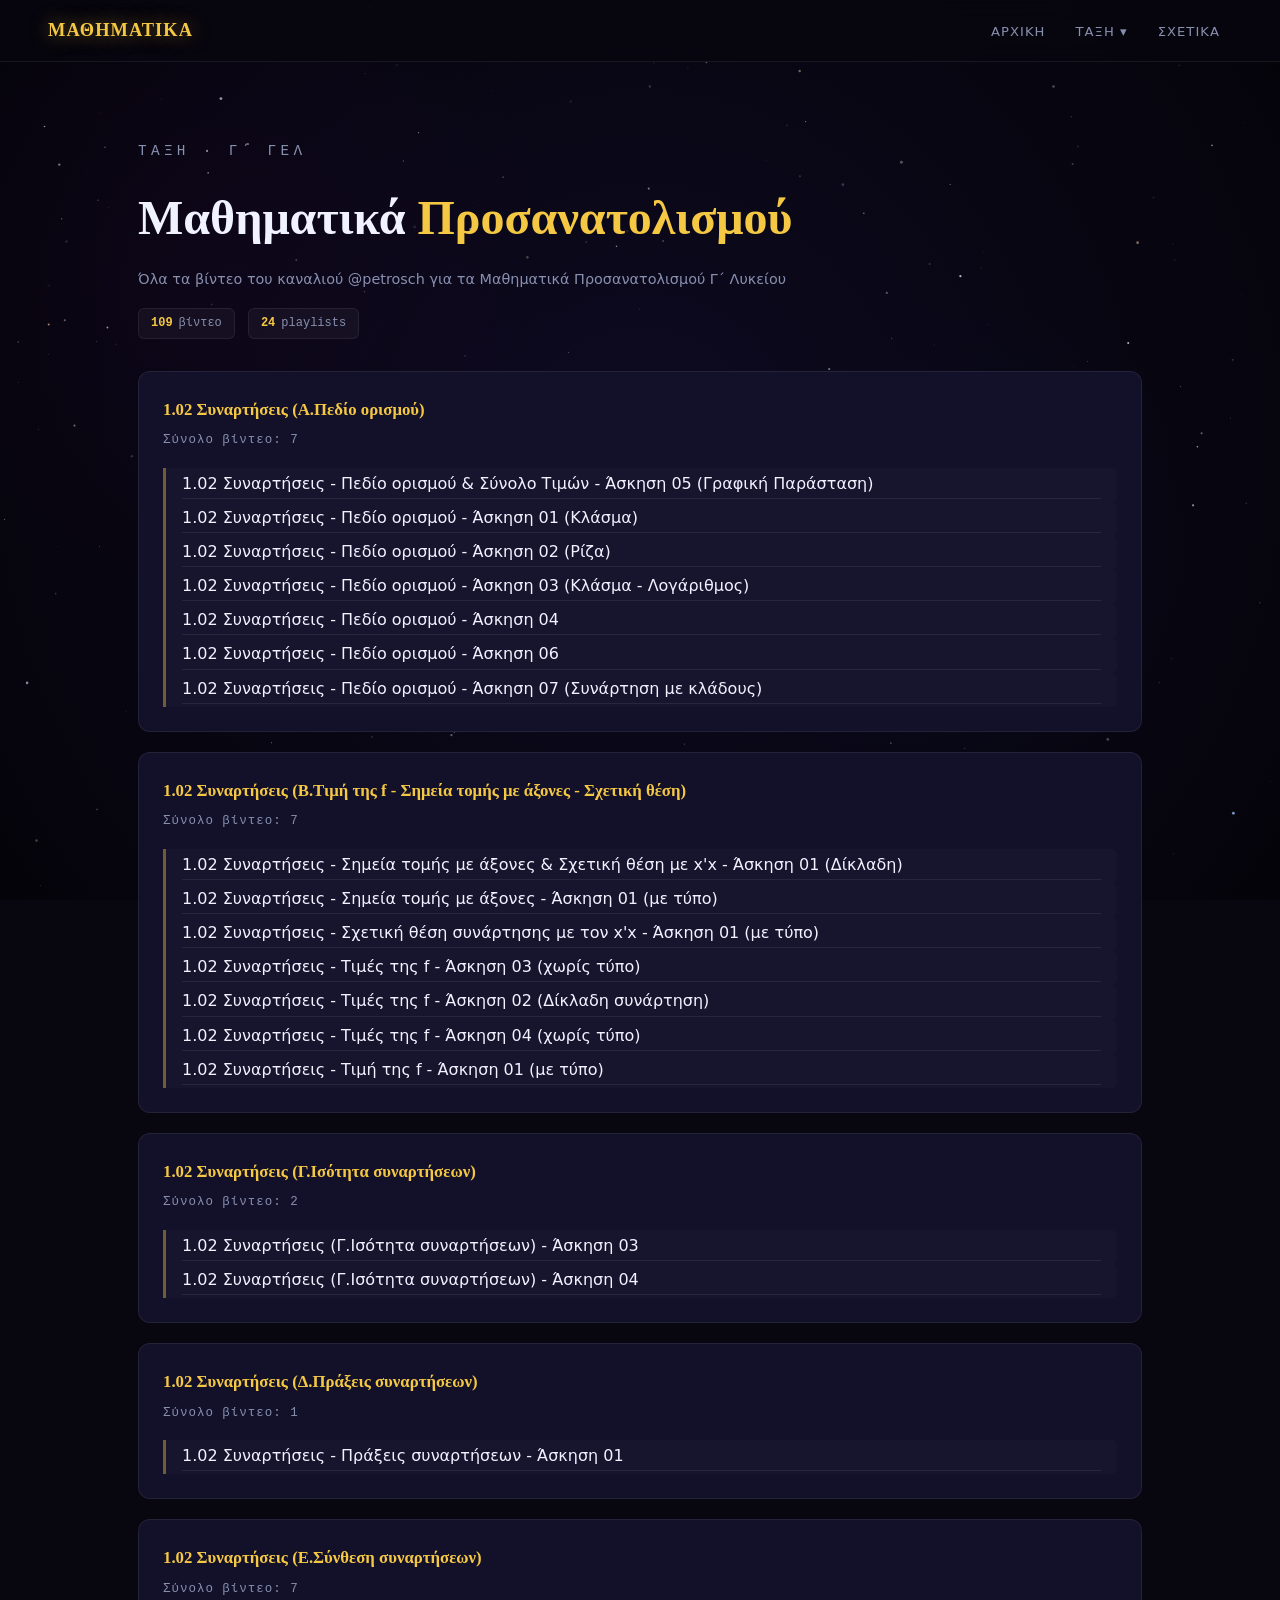
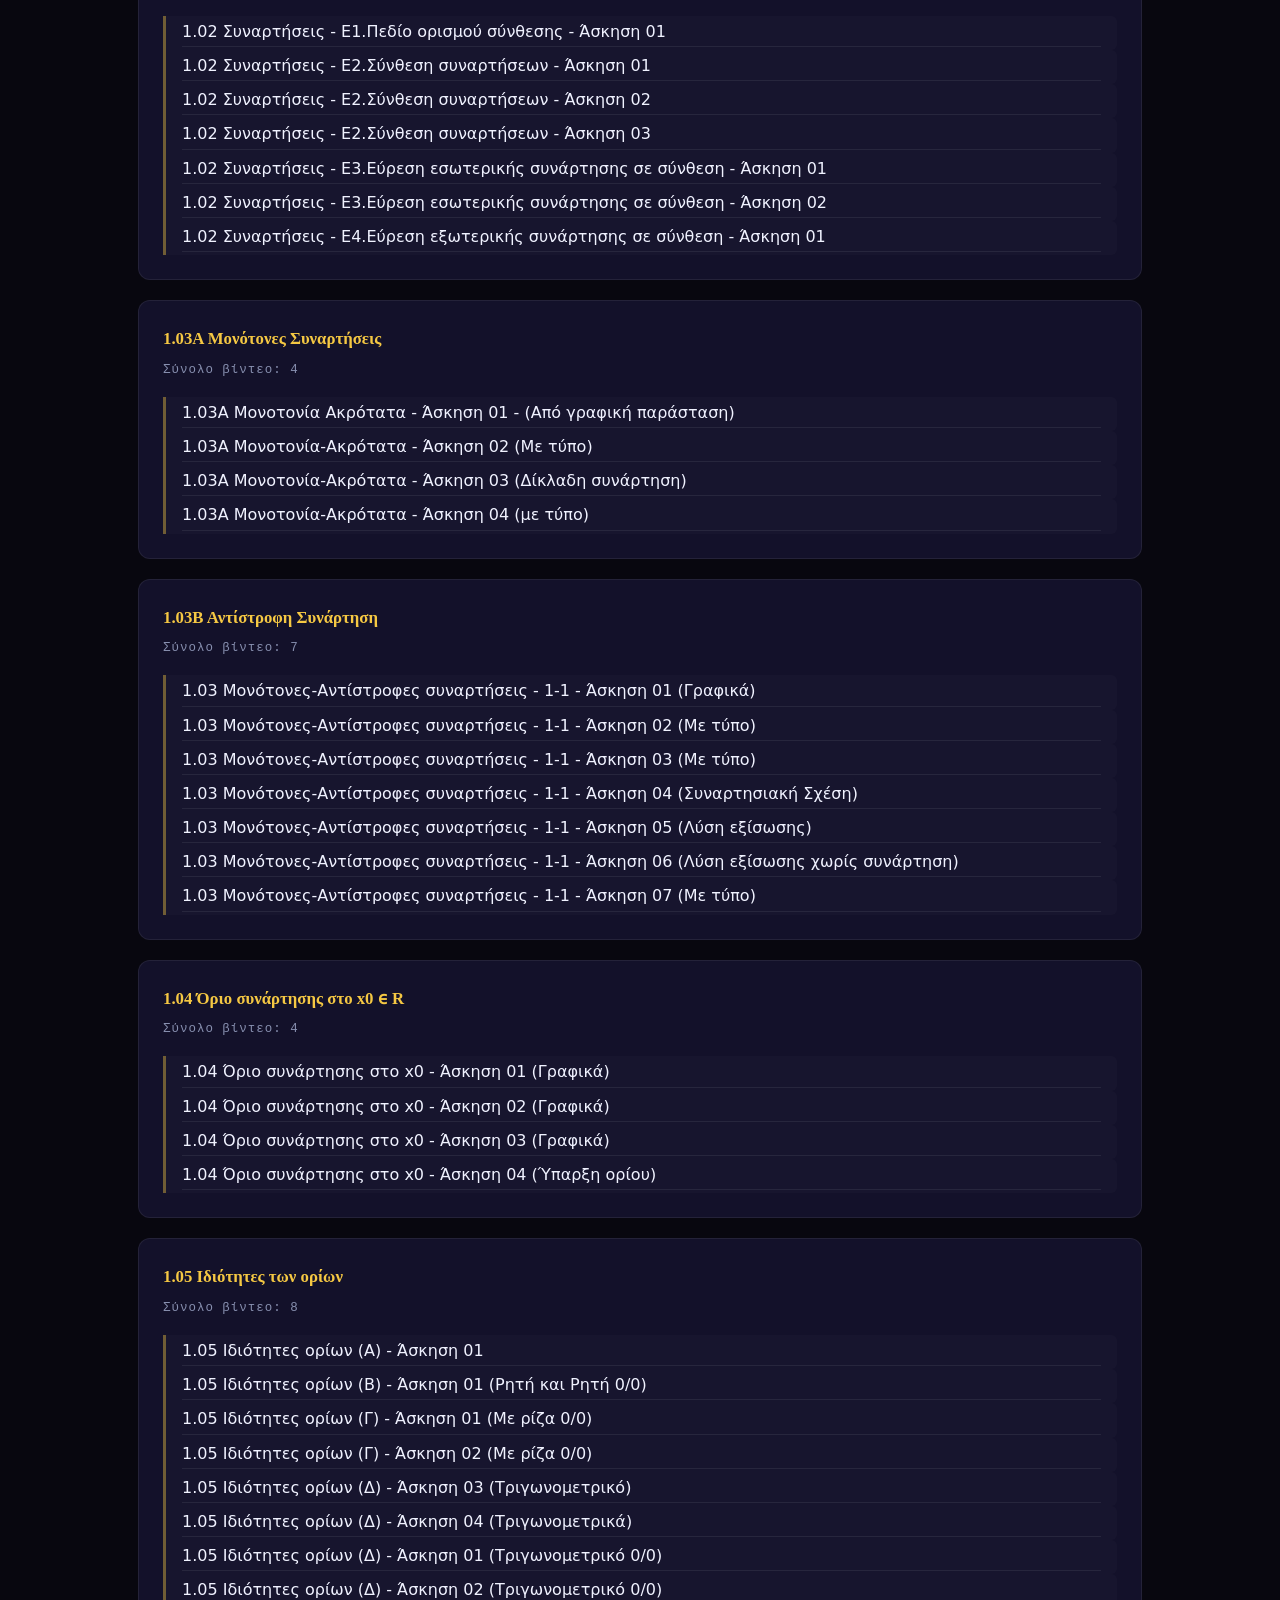
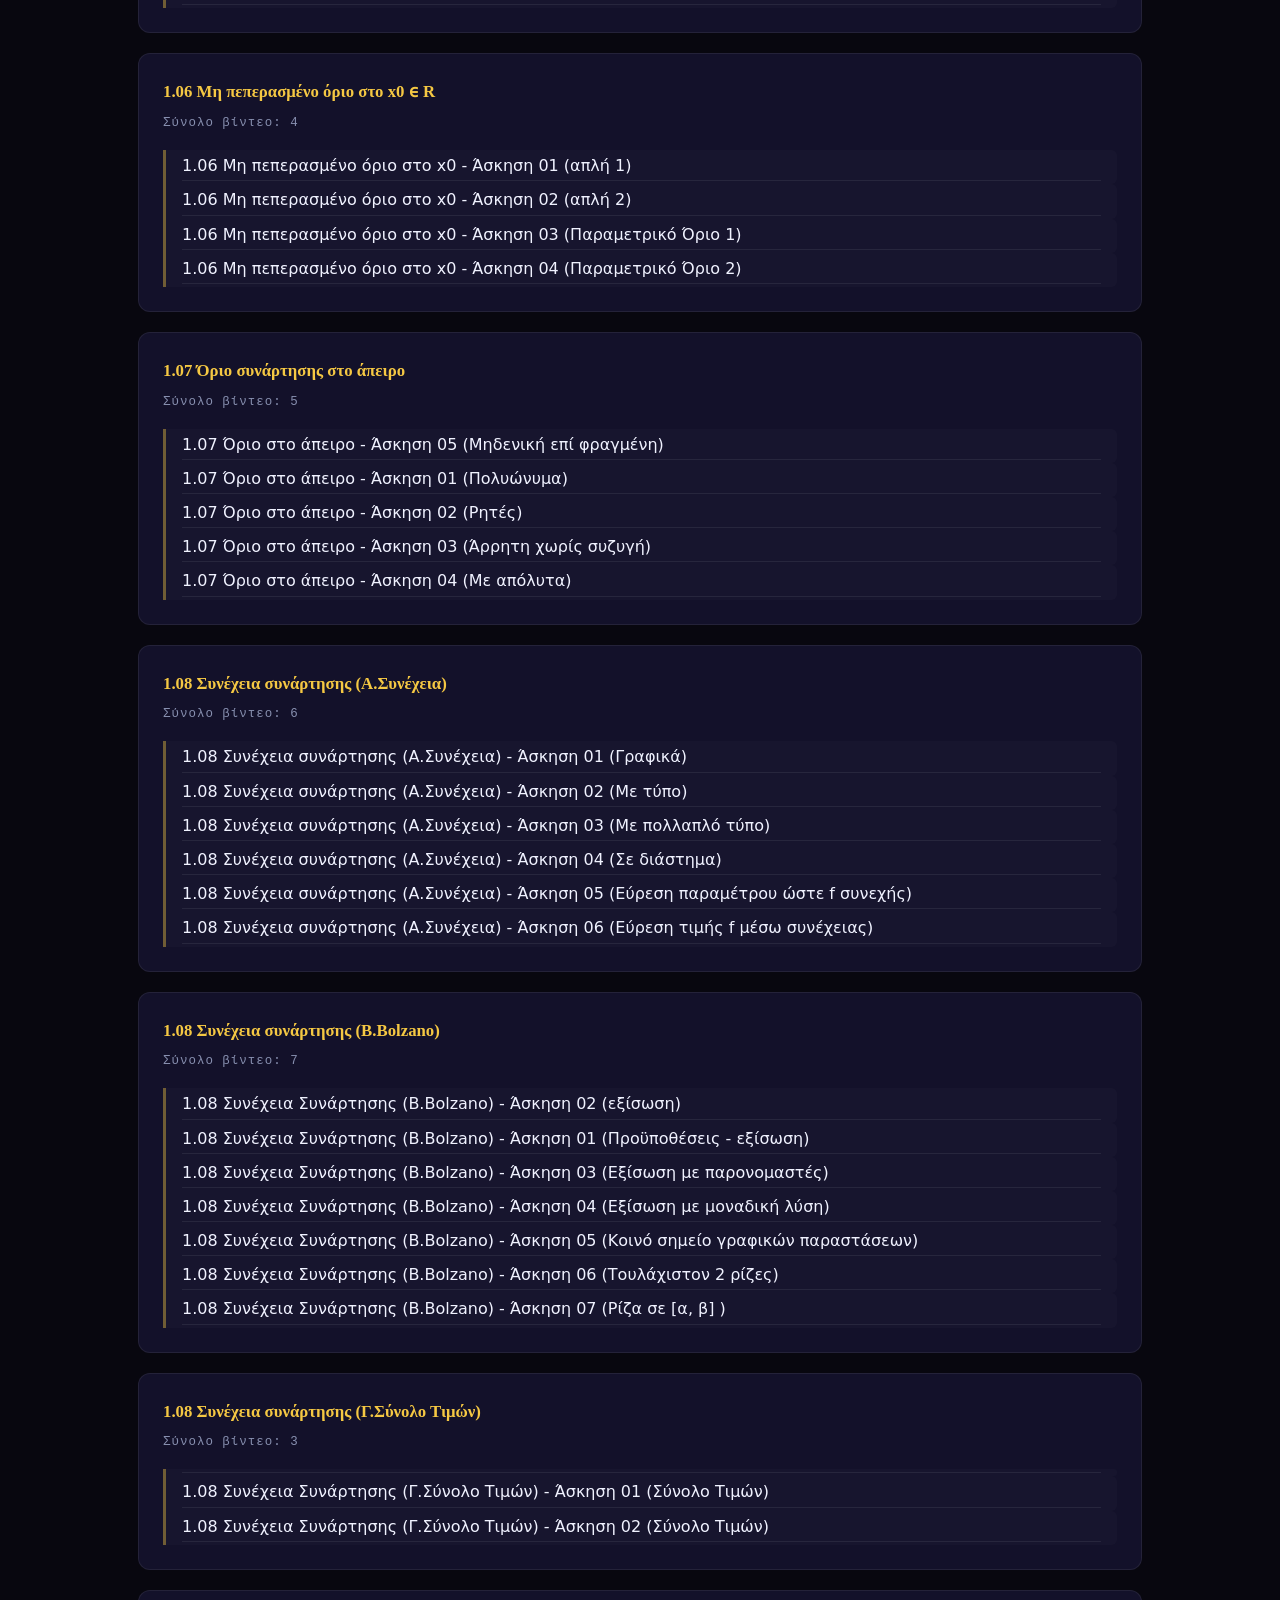
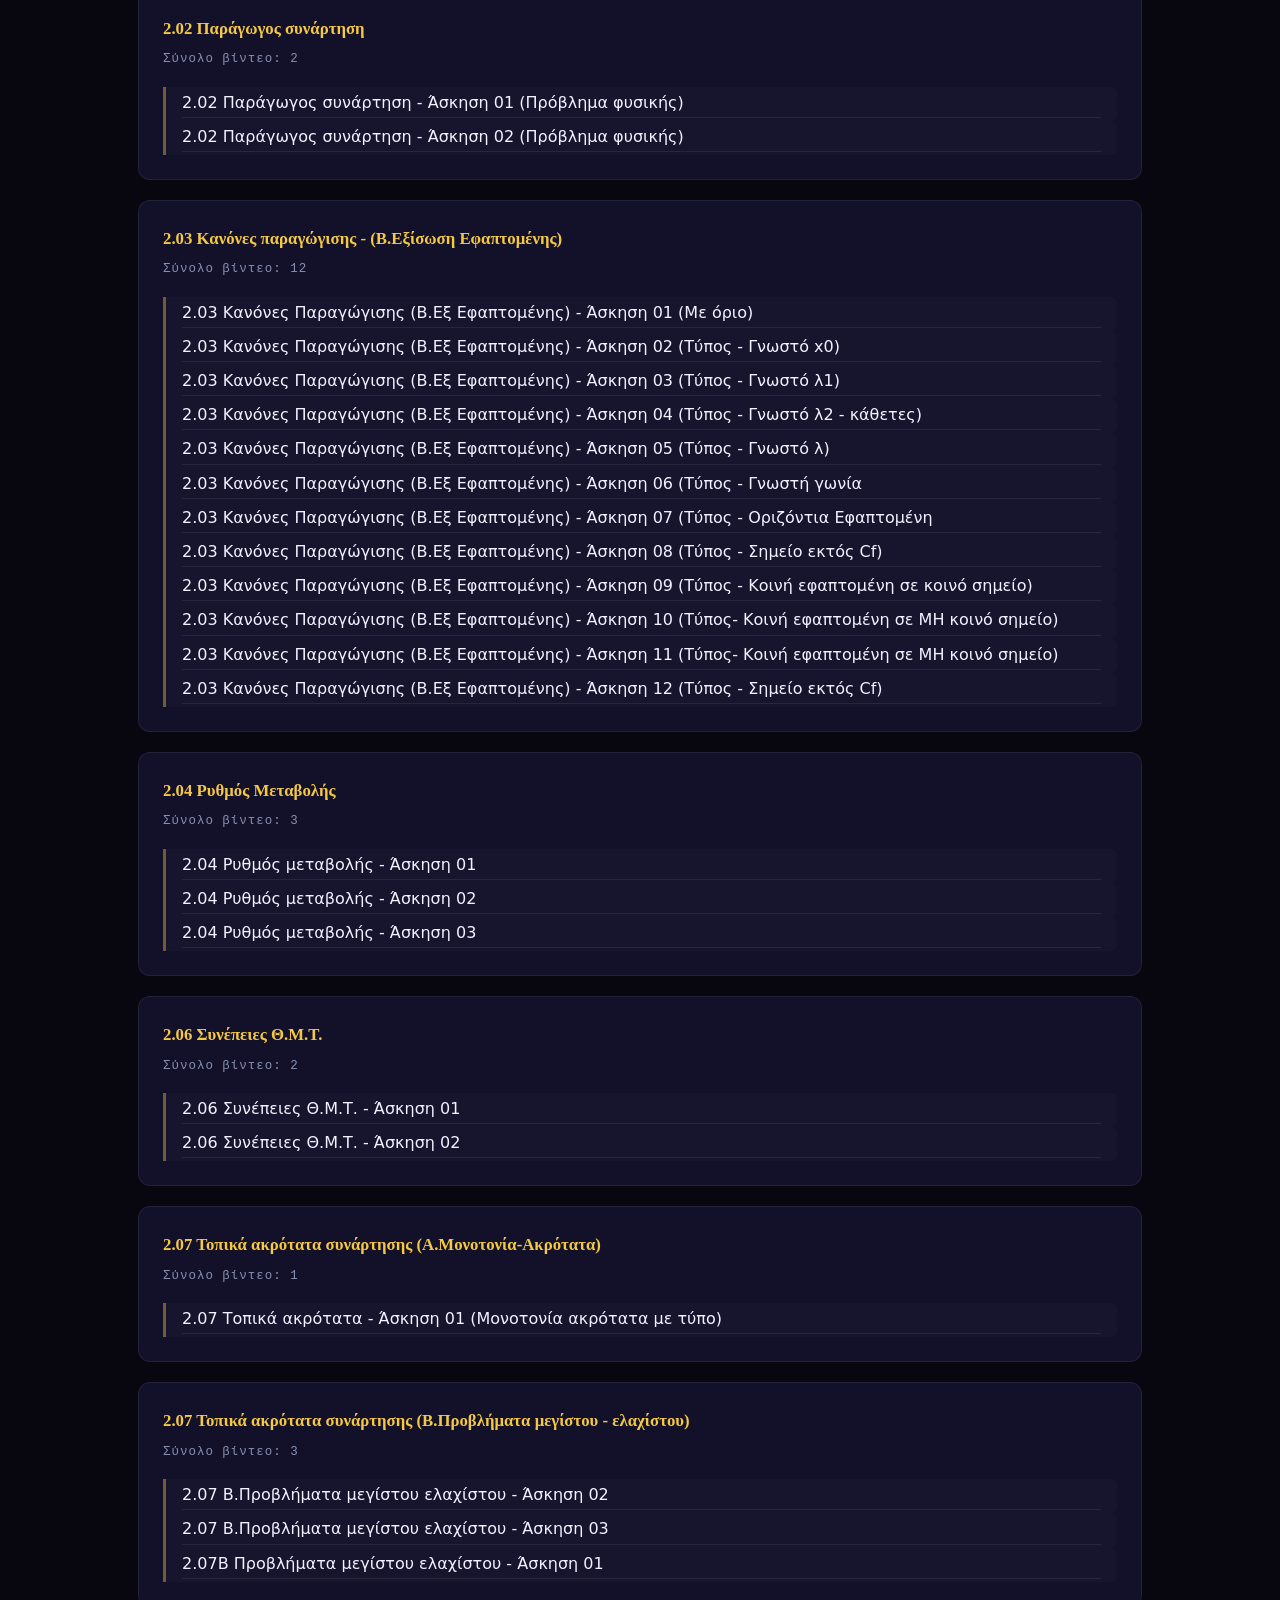
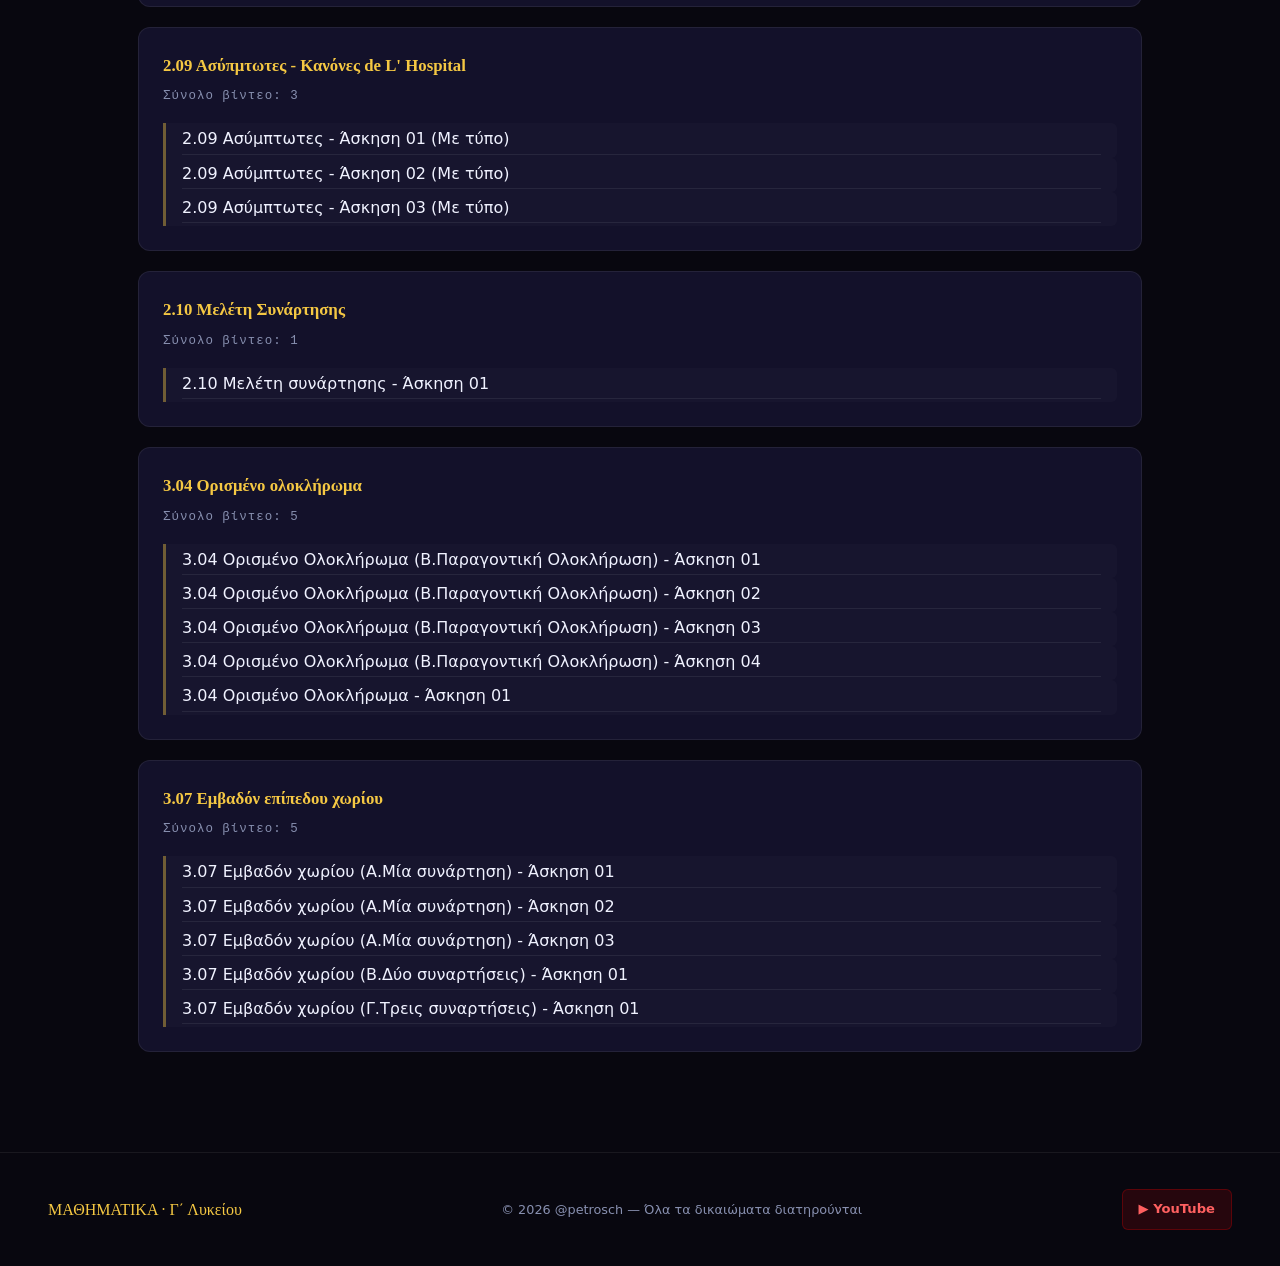
<file: pages/prosanatolismos.html>
<!DOCTYPE html>
<html lang="el">
<head>
    <meta charset="UTF-8">
    <meta name="viewport" content="width=device-width, initial-scale=1.0">
    <title>Μαθηματικά — ΜΑΘΗΜΑΤΙΚΑ</title>
    <link rel="stylesheet" href="../css/style.css">
    <style>

        .pros-content {
            position: relative; z-index: 1;
            padding-top: 62px;
        }
        .pros-header {
            padding: clamp(40px,6vw,80px) clamp(16px,4vw,48px) 0;
            max-width: 1100px;
            margin: 0 auto;
        }
        .pros-header h1 {
            font-family: var(--ff-display);
            font-size: clamp(28px,4vw,48px);
            color: var(--white);
            margin-bottom: 8px;
        }
        .pros-header p { color: var(--muted); font-size: 0.9rem; }
        .pros-main {
            max-width: 1100px;
            margin: 32px auto 0;
            padding: 0 clamp(16px,4vw,48px) 80px;
        }
        .pros-section {
            background: var(--surface);
            border: 1px solid var(--border);
            border-radius: 12px;
            padding: 24px;
            margin-bottom: 20px;
            transition: border-color .2s;
        }
        .pros-section:hover { border-color: rgba(245,200,67,0.25); }
        .pros-section-title {
            font-family: var(--ff-display);
            font-size: 1.05rem;
            color: var(--gold);
            margin-bottom: 6px;
        }
        .pros-playlist-info {
            font-size: 0.78rem;
            color: var(--muted);
            font-family: var(--ff-mono);
            letter-spacing: 0.08em;
            margin-bottom: 16px;
        }
        .pros-video {
            border-left: 3px solid rgba(245,200,67,0.4);
            padding: 2px 16px;
            margin: 0;
            background: rgba(255,255,255,0.02);
            border-radius: 0 6px 6px 0;
        }
        .pros-video h2 {
            font-size: 0.9rem;
            color: var(--white);
            font-weight: 500;
            margin-bottom: 4px;
        }
        .pros-video-title {
            font-size: 1rem;
            color: var(--white) !important;
            font-weight: 500;
            margin-bottom: 0;
        }
        .pros-video a {
            color: var(--white);
            font-size: 1rem;
            font-family: inherit;
            font-weight: 500;
            transition: color .15s;
            word-break: break-word;
            text-decoration: none;
        }
        .pros-video a:hover { color: var(--gold); }
        .pros-divider {
            border: none;
            border-top: 1px solid var(--border);
            margin: 1px 0;
        }
        .pros-stat {
            display: inline-flex;
            align-items: center;
            gap: 6px;
            font-family: var(--ff-mono);
            font-size: 0.75rem;
            color: var(--muted);
            background: rgba(255,255,255,0.04);
            border: 1px solid var(--border);
            border-radius: 6px;
            padding: 4px 12px;
            margin-right: 8px;
        }
        .pros-stat span { color: var(--gold); font-weight: 700; }

    </style>
</head>
<body>
<canvas id="star-bg"></canvas>
<div class="math-float"></div>

<nav></nav>

<div class="pros-content">
  <div class="pros-header">
    <p class="section-label">Τάξη · Γ΄ ΓΕΛ</p>
    <h1 style="font-family:var(--ff-display);font-size:clamp(28px,4vw,48px);color:var(--white);margin-bottom:8px;">Μαθηματικά <em style="font-style:normal;color:var(--gold)">Προσανατολισμού</em></h1>
    <p>Όλα τα βίντεο του καναλιού @petrosch για τα Μαθηματικά Προσανατολισμού Γ΄ Λυκείου</p>
    <div style="margin-top:16px;">
      <span class="pros-stat"><span>109</span> βίντεο</span>
      <span class="pros-stat"><span>24</span> playlists</span>
    </div>
  </div>
  <div class="pros-main">

    <div class="pros-section">
        <h2 class="pros-section-title">1.02 Συναρτήσεις (Α.Πεδίο ορισμού)</h2>
        <div class="pros-playlist-info">
            Σύνολο βίντεο: 7
        </div>

        <div class="pros-video">
            <p class="pros-video-title"><a href="https://www.youtube.com/watch?v=uUFkVZSQ6YA" target="_blank">1.02 Συναρτήσεις - Πεδίο ορισμού &amp; Σύνολο Τιμών - Άσκηση 05 (Γραφική Παράσταση)</a></p>
                        <hr class="pros-divider">
        </div>
        <div class="pros-video">
            <p class="pros-video-title"><a href="https://www.youtube.com/watch?v=8c-oGzQvkpA" target="_blank">1.02 Συναρτήσεις - Πεδίο ορισμού - Άσκηση 01 (Κλάσμα)</a></p>
                        <hr class="pros-divider">
        </div>
        <div class="pros-video">
            <p class="pros-video-title"><a href="https://www.youtube.com/watch?v=1lYMzPTNW2M" target="_blank">1.02 Συναρτήσεις - Πεδίο ορισμού - Άσκηση 02 (Ρίζα)</a></p>
                        <hr class="pros-divider">
        </div>
        <div class="pros-video">
            <p class="pros-video-title"><a href="https://www.youtube.com/watch?v=Fu_M1Bz9TSU" target="_blank">1.02 Συναρτήσεις - Πεδίο ορισμού - Άσκηση 03 (Κλάσμα - Λογάριθμος)</a></p>
                        <hr class="pros-divider">
        </div>
        <div class="pros-video">
            <p class="pros-video-title"><a href="https://www.youtube.com/watch?v=ZknS3Ngdilo" target="_blank">1.02 Συναρτήσεις - Πεδίο ορισμού - Άσκηση 04</a></p>
                        <hr class="pros-divider">
        </div>
        <div class="pros-video">
            <p class="pros-video-title"><a href="https://www.youtube.com/watch?v=DNp1nV_ptsg" target="_blank">1.02 Συναρτήσεις - Πεδίο ορισμού - Άσκηση 06</a></p>
                        <hr class="pros-divider">
        </div>
        <div class="pros-video">
            <p class="pros-video-title"><a href="https://www.youtube.com/watch?v=tqbwzRiMfRs" target="_blank">1.02 Συναρτήσεις - Πεδίο ορισμού - Άσκηση 07 (Συνάρτηση με κλάδους)</a></p>
                        <hr class="pros-divider">
        </div>
    </div>

    <div class="pros-section">
        <h2 class="pros-section-title">1.02 Συναρτήσεις (Β.Τιμή της f - Σημεία τομής με άξονες - Σχετική θέση)</h2>
        <div class="pros-playlist-info">
            Σύνολο βίντεο: 7
        </div>

        <div class="pros-video">
            <p class="pros-video-title"><a href="https://www.youtube.com/watch?v=Trs8v2wmp5o" target="_blank">1.02 Συναρτήσεις - Σημεία τομής με άξονες &amp; Σχετική θέση με x'x - Άσκηση 01 (Δίκλαδη)</a></p>
                        <hr class="pros-divider">
        </div>
        <div class="pros-video">
            <p class="pros-video-title"><a href="https://www.youtube.com/watch?v=4uOemFJGDXk" target="_blank">1.02 Συναρτήσεις - Σημεία τομής με άξονες - Άσκηση 01 (με τύπο)</a></p>
                        <hr class="pros-divider">
        </div>
        <div class="pros-video">
            <p class="pros-video-title"><a href="https://www.youtube.com/watch?v=KnZhvebPgmk" target="_blank">1.02 Συναρτήσεις - Σχετική θέση συνάρτησης με τον x'x - Άσκηση 01 (με τύπο)</a></p>
                        <hr class="pros-divider">
        </div>
        <div class="pros-video">
            <p class="pros-video-title"><a href="https://www.youtube.com/watch?v=CNOpepDarzU" target="_blank">1.02 Συναρτήσεις - Τιμές της f  - Άσκηση 03 (χωρίς τύπο)</a></p>
                        <hr class="pros-divider">
        </div>
        <div class="pros-video">
            <p class="pros-video-title"><a href="https://www.youtube.com/watch?v=lk9-ONd8Sn0" target="_blank">1.02 Συναρτήσεις - Τιμές της f - Άσκηση 02 (Δίκλαδη συνάρτηση)</a></p>
                        <hr class="pros-divider">
        </div>
        <div class="pros-video">
            <p class="pros-video-title"><a href="https://www.youtube.com/watch?v=PtXU_Ou5bQM" target="_blank">1.02 Συναρτήσεις - Τιμές της f - Άσκηση 04 (χωρίς τύπο)</a></p>
                        <hr class="pros-divider">
        </div>
        <div class="pros-video">
            <p class="pros-video-title"><a href="https://www.youtube.com/watch?v=Nage0akfejs" target="_blank">1.02 Συναρτήσεις - Τιμή της f - Άσκηση 01 (με τύπο)</a></p>
                        <hr class="pros-divider">
        </div>
    </div>

    <div class="pros-section">
        <h2 class="pros-section-title">1.02 Συναρτήσεις (Γ.Ισότητα συναρτήσεων)</h2>
        <div class="pros-playlist-info">
            Σύνολο βίντεο: 2
        </div>

        <div class="pros-video">
            <p class="pros-video-title"><a href="https://www.youtube.com/watch?v=zIh-O5GFxX0" target="_blank">1.02 Συναρτήσεις (Γ.Ισότητα συναρτήσεων) - Άσκηση 03</a></p>
                        <hr class="pros-divider">
        </div>
        <div class="pros-video">
            <p class="pros-video-title"><a href="https://www.youtube.com/watch?v=AnRSGFJ7Ad0" target="_blank">1.02 Συναρτήσεις (Γ.Ισότητα συναρτήσεων) - Άσκηση 04</a></p>
                        <hr class="pros-divider">
        </div>
    </div>

    <div class="pros-section">
        <h2 class="pros-section-title">1.02 Συναρτήσεις (Δ.Πράξεις συναρτήσεων)</h2>
        <div class="pros-playlist-info">
            Σύνολο βίντεο: 1
        </div>

        <div class="pros-video">
            <p class="pros-video-title"><a href="https://www.youtube.com/watch?v=vQxT9S0nmRA" target="_blank">1.02 Συναρτήσεις - Πράξεις συναρτήσεων - Άσκηση 01</a></p>
                        <hr class="pros-divider">
        </div>
    </div>

    <div class="pros-section">
        <h2 class="pros-section-title">1.02 Συναρτήσεις (Ε.Σύνθεση συναρτήσεων)</h2>
        <div class="pros-playlist-info">
            Σύνολο βίντεο: 7
        </div>

        <div class="pros-video">
            <p class="pros-video-title"><a href="https://www.youtube.com/watch?v=mm7Fj2NnI20" target="_blank">1.02 Συναρτήσεις - Ε1.Πεδίο ορισμού σύνθεσης - Άσκηση 01</a></p>
                        <hr class="pros-divider">
        </div>
        <div class="pros-video">
            <p class="pros-video-title"><a href="https://www.youtube.com/watch?v=s5rBuBqidUk" target="_blank">1.02 Συναρτήσεις - Ε2.Σύνθεση συναρτήσεων - Άσκηση 01</a></p>
                        <hr class="pros-divider">
        </div>
        <div class="pros-video">
            <p class="pros-video-title"><a href="https://www.youtube.com/watch?v=HfhVOiAo-8k" target="_blank">1.02 Συναρτήσεις - Ε2.Σύνθεση συναρτήσεων - Άσκηση 02</a></p>
                        <hr class="pros-divider">
        </div>
        <div class="pros-video">
            <p class="pros-video-title"><a href="https://www.youtube.com/watch?v=xXixrOTgavg" target="_blank">1.02 Συναρτήσεις - Ε2.Σύνθεση συναρτήσεων - Άσκηση 03</a></p>
                        <hr class="pros-divider">
        </div>
        <div class="pros-video">
            <p class="pros-video-title"><a href="https://www.youtube.com/watch?v=PIOZ9AXybBw" target="_blank">1.02 Συναρτήσεις - Ε3.Εύρεση εσωτερικής συνάρτησης σε σύνθεση - Άσκηση 01</a></p>
                        <hr class="pros-divider">
        </div>
        <div class="pros-video">
            <p class="pros-video-title"><a href="https://www.youtube.com/watch?v=kvbUyZsptL4" target="_blank">1.02 Συναρτήσεις - Ε3.Εύρεση εσωτερικής συνάρτησης σε σύνθεση - Άσκηση 02</a></p>
                        <hr class="pros-divider">
        </div>
        <div class="pros-video">
            <p class="pros-video-title"><a href="https://www.youtube.com/watch?v=aAs3M2Qne_M" target="_blank">1.02 Συναρτήσεις - Ε4.Εύρεση εξωτερικής συνάρτησης σε σύνθεση - Άσκηση 01</a></p>
                        <hr class="pros-divider">
        </div>
    </div>

    <div class="pros-section">
        <h2 class="pros-section-title">1.03Α Μονότονες Συναρτήσεις</h2>
        <div class="pros-playlist-info">
            Σύνολο βίντεο: 4
        </div>

        <div class="pros-video">
            <p class="pros-video-title"><a href="https://www.youtube.com/watch?v=LMIMbyd5QBw" target="_blank">1.03Α Μονοτονία Ακρότατα - Άσκηση 01 - (Από γραφική παράσταση)</a></p>
                        <hr class="pros-divider">
        </div>
        <div class="pros-video">
            <p class="pros-video-title"><a href="https://www.youtube.com/watch?v=A2iz8cZC5Mw" target="_blank">1.03Α Μονοτονία-Ακρότατα - Άσκηση 02 (Με τύπο)</a></p>
                        <hr class="pros-divider">
        </div>
        <div class="pros-video">
            <p class="pros-video-title"><a href="https://www.youtube.com/watch?v=jOkvdU8DGT8" target="_blank">1.03Α Μονοτονία-Ακρότατα - Άσκηση 03 (Δίκλαδη συνάρτηση)</a></p>
                        <hr class="pros-divider">
        </div>
        <div class="pros-video">
            <p class="pros-video-title"><a href="https://www.youtube.com/watch?v=JMqwHDJ8x-4" target="_blank">1.03Α Μονοτονία-Ακρότατα - Άσκηση 04 (με τύπο)</a></p>
                        <hr class="pros-divider">
        </div>
    </div>

    <div class="pros-section">
        <h2 class="pros-section-title">1.03Β Αντίστροφη Συνάρτηση</h2>
        <div class="pros-playlist-info">
            Σύνολο βίντεο: 7
        </div>

        <div class="pros-video">
            <p class="pros-video-title"><a href="https://www.youtube.com/watch?v=JN8gjPsGGfo" target="_blank">1.03 Μονότονες-Αντίστροφες συναρτήσεις - 1-1 - Άσκηση 01 (Γραφικά)</a></p>
                        <hr class="pros-divider">
        </div>
        <div class="pros-video">
            <p class="pros-video-title"><a href="https://www.youtube.com/watch?v=xpFIeFs69p8" target="_blank">1.03 Μονότονες-Αντίστροφες συναρτήσεις - 1-1 - Άσκηση 02 (Με τύπο)</a></p>
                        <hr class="pros-divider">
        </div>
        <div class="pros-video">
            <p class="pros-video-title"><a href="https://www.youtube.com/watch?v=luQ8sqhxy4o" target="_blank">1.03 Μονότονες-Αντίστροφες συναρτήσεις - 1-1 - Άσκηση 03 (Με τύπο)</a></p>
                        <hr class="pros-divider">
        </div>
        <div class="pros-video">
            <p class="pros-video-title"><a href="https://www.youtube.com/watch?v=K8Hz9vidlB0" target="_blank">1.03 Μονότονες-Αντίστροφες συναρτήσεις - 1-1 - Άσκηση 04 (Συναρτησιακή Σχέση)</a></p>
                        <hr class="pros-divider">
        </div>
        <div class="pros-video">
            <p class="pros-video-title"><a href="https://www.youtube.com/watch?v=ipZLl9kxI9w" target="_blank">1.03 Μονότονες-Αντίστροφες συναρτήσεις - 1-1 - Άσκηση 05 (Λύση εξίσωσης)</a></p>
                        <hr class="pros-divider">
        </div>
        <div class="pros-video">
            <p class="pros-video-title"><a href="https://www.youtube.com/watch?v=nsc-Z7giX4Q" target="_blank">1.03 Μονότονες-Αντίστροφες συναρτήσεις - 1-1 - Άσκηση 06 (Λύση εξίσωσης χωρίς συνάρτηση)</a></p>
                        <hr class="pros-divider">
        </div>
        <div class="pros-video">
            <p class="pros-video-title"><a href="https://www.youtube.com/watch?v=yb-CqhtAcX8" target="_blank">1.03 Μονότονες-Αντίστροφες συναρτήσεις - 1-1 - Άσκηση 07 (Με τύπο)</a></p>
                        <hr class="pros-divider">
        </div>
    </div>

    <div class="pros-section">
        <h2 class="pros-section-title">1.04 Όριο συνάρτησης στο x0 ϵ R</h2>
        <div class="pros-playlist-info">
            Σύνολο βίντεο: 4
        </div>

        <div class="pros-video">
            <p class="pros-video-title"><a href="https://www.youtube.com/watch?v=PjbInSGvDyQ" target="_blank">1.04 Όριο συνάρτησης στο x0 - Άσκηση 01 (Γραφικά)</a></p>
                        <hr class="pros-divider">
        </div>
        <div class="pros-video">
            <p class="pros-video-title"><a href="https://www.youtube.com/watch?v=qmX4-A5zvzw" target="_blank">1.04 Όριο συνάρτησης στο x0 - Άσκηση 02 (Γραφικά)</a></p>
                        <hr class="pros-divider">
        </div>
        <div class="pros-video">
            <p class="pros-video-title"><a href="https://www.youtube.com/watch?v=aHarOgboXoA" target="_blank">1.04 Όριο συνάρτησης στο x0 - Άσκηση 03 (Γραφικά)</a></p>
                        <hr class="pros-divider">
        </div>
        <div class="pros-video">
            <p class="pros-video-title"><a href="https://www.youtube.com/watch?v=t-sDsW8EhAg" target="_blank">1.04 Όριο συνάρτησης στο x0 - Άσκηση 04 (Ύπαρξη ορίου)</a></p>
                        <hr class="pros-divider">
        </div>
    </div>

    <div class="pros-section">
        <h2 class="pros-section-title">1.05 Ιδιότητες των ορίων</h2>
        <div class="pros-playlist-info">
            Σύνολο βίντεο: 8
        </div>

        <div class="pros-video">
            <p class="pros-video-title"><a href="https://www.youtube.com/watch?v=Vai3RmKqj3M" target="_blank">1.05 Ιδιότητες ορίων (Α) - Άσκηση 01</a></p>
                        <hr class="pros-divider">
        </div>
        <div class="pros-video">
            <p class="pros-video-title"><a href="https://www.youtube.com/watch?v=gVIfUqlV4HQ" target="_blank">1.05 Ιδιότητες ορίων (Β) - Άσκηση 01 (Ρητή και Ρητή 0/0)</a></p>
                        <hr class="pros-divider">
        </div>
        <div class="pros-video">
            <p class="pros-video-title"><a href="https://www.youtube.com/watch?v=IzCcfiwT0T4" target="_blank">1.05 Ιδιότητες ορίων (Γ) - Άσκηση 01 (Με ρίζα 0/0)</a></p>
                        <hr class="pros-divider">
        </div>
        <div class="pros-video">
            <p class="pros-video-title"><a href="https://www.youtube.com/watch?v=B-m7ogv2sow" target="_blank">1.05 Ιδιότητες ορίων (Γ) - Άσκηση 02 (Με ρίζα 0/0)</a></p>
                        <hr class="pros-divider">
        </div>
        <div class="pros-video">
            <p class="pros-video-title"><a href="https://www.youtube.com/watch?v=n1rIiLdfKl4" target="_blank">1.05 Ιδιότητες ορίων (Δ) -  Άσκηση 03 (Τριγωνομετρικό)</a></p>
                        <hr class="pros-divider">
        </div>
        <div class="pros-video">
            <p class="pros-video-title"><a href="https://www.youtube.com/watch?v=GboM1vv37Wk" target="_blank">1.05 Ιδιότητες ορίων (Δ) -  Άσκηση 04 (Τριγωνομετρικά)</a></p>
                        <hr class="pros-divider">
        </div>
        <div class="pros-video">
            <p class="pros-video-title"><a href="https://www.youtube.com/watch?v=mQZMuhO95rA" target="_blank">1.05 Ιδιότητες ορίων (Δ) - Άσκηση 01 (Τριγωνομετρικό 0/0)</a></p>
                        <hr class="pros-divider">
        </div>
        <div class="pros-video">
            <p class="pros-video-title"><a href="https://www.youtube.com/watch?v=at-OH3Eu4Zc" target="_blank">1.05 Ιδιότητες ορίων (Δ) - Άσκηση 02 (Τριγωνομετρικό 0/0)</a></p>
                        <hr class="pros-divider">
        </div>
    </div>

    <div class="pros-section">
        <h2 class="pros-section-title">1.06 Μη πεπερασμένο όριο στο x0 ϵ R</h2>
        <div class="pros-playlist-info">
            Σύνολο βίντεο: 4
        </div>

        <div class="pros-video">
            <p class="pros-video-title"><a href="https://www.youtube.com/watch?v=mqUV_PRasik" target="_blank">1.06 Μη πεπερασμένο όριο στο x0 - Άσκηση 01 (απλή 1)</a></p>
                        <hr class="pros-divider">
        </div>
        <div class="pros-video">
            <p class="pros-video-title"><a href="https://www.youtube.com/watch?v=-EDKbjFxXls" target="_blank">1.06 Μη πεπερασμένο όριο στο x0 - Άσκηση 02 (απλή 2)</a></p>
                        <hr class="pros-divider">
        </div>
        <div class="pros-video">
            <p class="pros-video-title"><a href="https://www.youtube.com/watch?v=iWNGdxtcV_8" target="_blank">1.06 Μη πεπερασμένο όριο στο x0 - Άσκηση 03 (Παραμετρικό Όριο 1)</a></p>
                        <hr class="pros-divider">
        </div>
        <div class="pros-video">
            <p class="pros-video-title"><a href="https://www.youtube.com/watch?v=26zi8SHGxKQ" target="_blank">1.06 Μη πεπερασμένο όριο στο x0 - Άσκηση 04 (Παραμετρικό Όριο 2)</a></p>
                        <hr class="pros-divider">
        </div>
    </div>

    <div class="pros-section">
        <h2 class="pros-section-title">1.07 Όριο συνάρτησης στο άπειρο</h2>
        <div class="pros-playlist-info">
            Σύνολο βίντεο: 5
        </div>

        <div class="pros-video">
            <p class="pros-video-title"><a href="https://www.youtube.com/watch?v=PUu-KDDGWEQ" target="_blank">1.07 Όριο στο άπειρο -  Άσκηση 05 (Μηδενική επί φραγμένη)</a></p>
                        <hr class="pros-divider">
        </div>
        <div class="pros-video">
            <p class="pros-video-title"><a href="https://www.youtube.com/watch?v=hxtuUDOmx7Y" target="_blank">1.07 Όριο στο άπειρο - Άσκηση 01 (Πολυώνυμα)</a></p>
                        <hr class="pros-divider">
        </div>
        <div class="pros-video">
            <p class="pros-video-title"><a href="https://www.youtube.com/watch?v=Q8qKHXFj-CU" target="_blank">1.07 Όριο στο άπειρο - Άσκηση 02 (Ρητές)</a></p>
                        <hr class="pros-divider">
        </div>
        <div class="pros-video">
            <p class="pros-video-title"><a href="https://www.youtube.com/watch?v=6lS1DylQCxk" target="_blank">1.07 Όριο στο άπειρο - Άσκηση 03 (Άρρητη χωρίς συζυγή)</a></p>
                        <hr class="pros-divider">
        </div>
        <div class="pros-video">
            <p class="pros-video-title"><a href="https://www.youtube.com/watch?v=On6Y5jw7M6g" target="_blank">1.07 Όριο στο άπειρο - Άσκηση 04 (Με απόλυτα)</a></p>
                        <hr class="pros-divider">
        </div>
    </div>

    <div class="pros-section">
        <h2 class="pros-section-title">1.08 Συνέχεια συνάρτησης (Α.Συνέχεια)</h2>
        <div class="pros-playlist-info">
            Σύνολο βίντεο: 6
        </div>

        <div class="pros-video">
            <p class="pros-video-title"><a href="https://www.youtube.com/watch?v=GT-fjfwnR5g" target="_blank">1.08 Συνέχεια συνάρτησης (Α.Συνέχεια) - Άσκηση 01 (Γραφικά)</a></p>
                        <hr class="pros-divider">
        </div>
        <div class="pros-video">
            <p class="pros-video-title"><a href="https://www.youtube.com/watch?v=WwPPheW90TM" target="_blank">1.08 Συνέχεια συνάρτησης (Α.Συνέχεια) - Άσκηση 02 (Με τύπο)</a></p>
                        <hr class="pros-divider">
        </div>
        <div class="pros-video">
            <p class="pros-video-title"><a href="https://www.youtube.com/watch?v=OeSlbK9AV5g" target="_blank">1.08 Συνέχεια συνάρτησης (Α.Συνέχεια) - Άσκηση 03 (Με πολλαπλό τύπο)</a></p>
                        <hr class="pros-divider">
        </div>
        <div class="pros-video">
            <p class="pros-video-title"><a href="https://www.youtube.com/watch?v=CU2mS9zuMq0" target="_blank">1.08 Συνέχεια συνάρτησης (Α.Συνέχεια) - Άσκηση 04 (Σε διάστημα)</a></p>
                        <hr class="pros-divider">
        </div>
        <div class="pros-video">
            <p class="pros-video-title"><a href="https://www.youtube.com/watch?v=-01eFL-kAgo" target="_blank">1.08 Συνέχεια συνάρτησης (Α.Συνέχεια) - Άσκηση 05 (Εύρεση παραμέτρου ώστε f συνεχής)</a></p>
                        <hr class="pros-divider">
        </div>
        <div class="pros-video">
            <p class="pros-video-title"><a href="https://www.youtube.com/watch?v=TQuFCIflsUQ" target="_blank">1.08 Συνέχεια συνάρτησης (Α.Συνέχεια) - Άσκηση 06 (Εύρεση τιμής f μέσω συνέχειας)</a></p>
                        <hr class="pros-divider">
        </div>
    </div>

    <div class="pros-section">
        <h2 class="pros-section-title">1.08 Συνέχεια συνάρτησης (Β.Bolzano)</h2>
        <div class="pros-playlist-info">
            Σύνολο βίντεο: 7
        </div>

        <div class="pros-video">
            <p class="pros-video-title"><a href="https://www.youtube.com/watch?v=c6_ygPHcVvE" target="_blank">1.08 Συνέχεια  Συνάρτησης (Β.Bolzano) -  Άσκηση 02 (εξίσωση)</a></p>
                        <hr class="pros-divider">
        </div>
        <div class="pros-video">
            <p class="pros-video-title"><a href="https://www.youtube.com/watch?v=5PARVMk4pWg" target="_blank">1.08 Συνέχεια  Συνάρτησης (Β.Bolzano) - Άσκηση 01 (Προϋποθέσεις - εξίσωση)</a></p>
                        <hr class="pros-divider">
        </div>
        <div class="pros-video">
            <p class="pros-video-title"><a href="https://www.youtube.com/watch?v=kStRfsmXvnA" target="_blank">1.08 Συνέχεια  Συνάρτησης (Β.Bolzano) - Άσκηση 03 (Εξίσωση με παρονομαστές)</a></p>
                        <hr class="pros-divider">
        </div>
        <div class="pros-video">
            <p class="pros-video-title"><a href="https://www.youtube.com/watch?v=Ty4igwvVH3Y" target="_blank">1.08 Συνέχεια  Συνάρτησης (Β.Bolzano) - Άσκηση 04 (Εξίσωση με μοναδική λύση)</a></p>
                        <hr class="pros-divider">
        </div>
        <div class="pros-video">
            <p class="pros-video-title"><a href="https://www.youtube.com/watch?v=leXAbsG7Zpc" target="_blank">1.08 Συνέχεια  Συνάρτησης (Β.Bolzano) - Άσκηση 05 (Κοινό σημείο γραφικών παραστάσεων)</a></p>
                        <hr class="pros-divider">
        </div>
        <div class="pros-video">
            <p class="pros-video-title"><a href="https://www.youtube.com/watch?v=gKLxG9wPero" target="_blank">1.08 Συνέχεια  Συνάρτησης (Β.Bolzano) - Άσκηση 06 (Τουλάχιστον 2 ρίζες)</a></p>
                        <hr class="pros-divider">
        </div>
        <div class="pros-video">
            <p class="pros-video-title"><a href="https://www.youtube.com/watch?v=kXviK489qpU" target="_blank">1.08 Συνέχεια  Συνάρτησης (Β.Bolzano) - Άσκηση 07 (Ρίζα σε [α, β] )</a></p>
                        <hr class="pros-divider">
        </div>
    </div>

    <div class="pros-section">
        <h2 class="pros-section-title">1.08 Συνέχεια συνάρτησης (Γ.Σύνολο Τιμών)</h2>
        <div class="pros-playlist-info">
            Σύνολο βίντεο: 3
        </div>

        <div class="pros-video">
            <p class="pros-video-title"><a href="https://www.youtube.com/watch?v=Q5HdtWRuRAA" target="_blank"></a></p>
                        <hr class="pros-divider">
        </div>
        <div class="pros-video">
            <p class="pros-video-title"><a href="https://www.youtube.com/watch?v=zwOK498zKkM" target="_blank">1.08 Συνέχεια  Συνάρτησης (Γ.Σύνολο Τιμών) - Άσκηση 01 (Σύνολο Τιμών)</a></p>
                        <hr class="pros-divider">
        </div>
        <div class="pros-video">
            <p class="pros-video-title"><a href="https://www.youtube.com/watch?v=DQOEZ-nHMfI" target="_blank">1.08 Συνέχεια  Συνάρτησης (Γ.Σύνολο Τιμών) - Άσκηση 02 (Σύνολο Τιμών)</a></p>
                        <hr class="pros-divider">
        </div>
    </div>

    <div class="pros-section">
        <h2 class="pros-section-title">2.02 Παράγωγος συνάρτηση</h2>
        <div class="pros-playlist-info">
            Σύνολο βίντεο: 2
        </div>

        <div class="pros-video">
            <p class="pros-video-title"><a href="https://www.youtube.com/watch?v=erZMzzWPmoU" target="_blank">2.02 Παράγωγος συνάρτηση - Άσκηση 01 (Πρόβλημα φυσικής)</a></p>
                        <hr class="pros-divider">
        </div>
        <div class="pros-video">
            <p class="pros-video-title"><a href="https://www.youtube.com/watch?v=MaBQRbZjLZU" target="_blank">2.02 Παράγωγος συνάρτηση - Άσκηση 02 (Πρόβλημα φυσικής)</a></p>
                        <hr class="pros-divider">
        </div>
    </div>

    <div class="pros-section">
        <h2 class="pros-section-title">2.03 Κανόνες παραγώγισης - (Β.Εξίσωση Εφαπτομένης)</h2>
        <div class="pros-playlist-info">
            Σύνολο βίντεο: 12
        </div>

        <div class="pros-video">
            <p class="pros-video-title"><a href="https://www.youtube.com/watch?v=SbURhRe3Kw0" target="_blank">2.03 Κανόνες Παραγώγισης (Β.Εξ Εφαπτομένης) - Άσκηση 01 (Με όριο)</a></p>
                        <hr class="pros-divider">
        </div>
        <div class="pros-video">
            <p class="pros-video-title"><a href="https://www.youtube.com/watch?v=rSTUrQ5Y73o" target="_blank">2.03 Κανόνες Παραγώγισης (Β.Εξ Εφαπτομένης) - Άσκηση 02 (Τύπος - Γνωστό x0)</a></p>
                        <hr class="pros-divider">
        </div>
        <div class="pros-video">
            <p class="pros-video-title"><a href="https://www.youtube.com/watch?v=2ngbGVn9ppU" target="_blank">2.03 Κανόνες Παραγώγισης (Β.Εξ Εφαπτομένης) - Άσκηση 03 (Τύπος -  Γνωστό λ1)</a></p>
                        <hr class="pros-divider">
        </div>
        <div class="pros-video">
            <p class="pros-video-title"><a href="https://www.youtube.com/watch?v=PWEantBhN4w" target="_blank">2.03 Κανόνες Παραγώγισης (Β.Εξ Εφαπτομένης) - Άσκηση 04 (Τύπος -  Γνωστό λ2 - κάθετες)</a></p>
                        <hr class="pros-divider">
        </div>
        <div class="pros-video">
            <p class="pros-video-title"><a href="https://www.youtube.com/watch?v=u9QFm7uyOBY" target="_blank">2.03 Κανόνες Παραγώγισης (Β.Εξ Εφαπτομένης) - Άσκηση 05 (Τύπος -  Γνωστό λ)</a></p>
                        <hr class="pros-divider">
        </div>
        <div class="pros-video">
            <p class="pros-video-title"><a href="https://www.youtube.com/watch?v=_KQcAuh-Ej8" target="_blank">2.03 Κανόνες Παραγώγισης (Β.Εξ Εφαπτομένης) - Άσκηση 06 (Τύπος - Γνωστή γωνία</a></p>
                        <hr class="pros-divider">
        </div>
        <div class="pros-video">
            <p class="pros-video-title"><a href="https://www.youtube.com/watch?v=UTP-73vb8WE" target="_blank">2.03 Κανόνες Παραγώγισης (Β.Εξ Εφαπτομένης) - Άσκηση 07 (Τύπος - Οριζόντια Εφαπτομένη</a></p>
                        <hr class="pros-divider">
        </div>
        <div class="pros-video">
            <p class="pros-video-title"><a href="https://www.youtube.com/watch?v=EdyxpB2r854" target="_blank">2.03 Κανόνες Παραγώγισης (Β.Εξ Εφαπτομένης) - Άσκηση 08 (Τύπος - Σημείο εκτός Cf)</a></p>
                        <hr class="pros-divider">
        </div>
        <div class="pros-video">
            <p class="pros-video-title"><a href="https://www.youtube.com/watch?v=1qUIjLv0di8" target="_blank">2.03 Κανόνες Παραγώγισης (Β.Εξ Εφαπτομένης) - Άσκηση 09 (Τύπος - Κοινή εφαπτομένη σε κοινό σημείο)</a></p>
                        <hr class="pros-divider">
        </div>
        <div class="pros-video">
            <p class="pros-video-title"><a href="https://www.youtube.com/watch?v=hvXeQl-gJqk" target="_blank">2.03 Κανόνες Παραγώγισης (Β.Εξ Εφαπτομένης) - Άσκηση 10 (Τύπος- Κοινή εφαπτομένη σε ΜΗ κοινό σημείο)</a></p>
                        <hr class="pros-divider">
        </div>
        <div class="pros-video">
            <p class="pros-video-title"><a href="https://www.youtube.com/watch?v=BtVeLtudZb4" target="_blank">2.03 Κανόνες Παραγώγισης (Β.Εξ Εφαπτομένης) - Άσκηση 11 (Τύπος- Κοινή εφαπτομένη σε ΜΗ κοινό σημείο)</a></p>
                        <hr class="pros-divider">
        </div>
        <div class="pros-video">
            <p class="pros-video-title"><a href="https://www.youtube.com/watch?v=VH2x6XbCyLM" target="_blank">2.03 Κανόνες Παραγώγισης (Β.Εξ Εφαπτομένης) - Άσκηση 12 (Τύπος - Σημείο εκτός Cf)</a></p>
                        <hr class="pros-divider">
        </div>
    </div>

    <div class="pros-section">
        <h2 class="pros-section-title">2.04 Ρυθμός Μεταβολής</h2>
        <div class="pros-playlist-info">
            Σύνολο βίντεο: 3
        </div>

        <div class="pros-video">
            <p class="pros-video-title"><a href="https://www.youtube.com/watch?v=3KsqZJ2ZQAw" target="_blank">2.04 Ρυθμός μεταβολής - Άσκηση 01</a></p>
                        <hr class="pros-divider">
        </div>
        <div class="pros-video">
            <p class="pros-video-title"><a href="https://www.youtube.com/watch?v=-AcFTbxDaFI" target="_blank">2.04 Ρυθμός μεταβολής - Άσκηση 02</a></p>
                        <hr class="pros-divider">
        </div>
        <div class="pros-video">
            <p class="pros-video-title"><a href="https://www.youtube.com/watch?v=AMP8hsJTHxQ" target="_blank">2.04 Ρυθμός μεταβολής - Άσκηση 03</a></p>
                        <hr class="pros-divider">
        </div>
    </div>

    <div class="pros-section">
        <h2 class="pros-section-title">2.06 Συνέπειες Θ.Μ.Τ.</h2>
        <div class="pros-playlist-info">
            Σύνολο βίντεο: 2
        </div>

        <div class="pros-video">
            <p class="pros-video-title"><a href="https://www.youtube.com/watch?v=-W2Cm8ZaPCk" target="_blank">2.06 Συνέπειες Θ.Μ.Τ. - Άσκηση 01</a></p>
                        <hr class="pros-divider">
        </div>
        <div class="pros-video">
            <p class="pros-video-title"><a href="https://www.youtube.com/watch?v=q-vdg655-1Q" target="_blank">2.06 Συνέπειες Θ.Μ.Τ. - Άσκηση 02</a></p>
                        <hr class="pros-divider">
        </div>
    </div>

    <div class="pros-section">
        <h2 class="pros-section-title">2.07 Τοπικά ακρότατα συνάρτησης (Α.Μονοτονία-Ακρότατα)</h2>
        <div class="pros-playlist-info">
            Σύνολο βίντεο: 1
        </div>

        <div class="pros-video">
            <p class="pros-video-title"><a href="https://www.youtube.com/watch?v=VtWLqyxv8Ns" target="_blank">2.07 Τοπικά ακρότατα - Άσκηση 01 (Μονοτονία ακρότατα με τύπο)</a></p>
                        <hr class="pros-divider">
        </div>
    </div>

    <div class="pros-section">
        <h2 class="pros-section-title">2.07 Τοπικά ακρότατα συνάρτησης (Β.Προβλήματα μεγίστου - ελαχίστου)</h2>
        <div class="pros-playlist-info">
            Σύνολο βίντεο: 3
        </div>

        <div class="pros-video">
            <p class="pros-video-title"><a href="https://www.youtube.com/watch?v=5E9UNUW9mLs" target="_blank">2.07 Β.Προβλήματα μεγίστου ελαχίστου - Άσκηση 02</a></p>
                        <hr class="pros-divider">
        </div>
        <div class="pros-video">
            <p class="pros-video-title"><a href="https://www.youtube.com/watch?v=zMiVTM-WSb0" target="_blank">2.07 Β.Προβλήματα μεγίστου ελαχίστου - Άσκηση 03</a></p>
                        <hr class="pros-divider">
        </div>
        <div class="pros-video">
            <p class="pros-video-title"><a href="https://www.youtube.com/watch?v=IL0rYdeM9m0" target="_blank">2.07Β Προβλήματα μεγίστου ελαχίστου - Άσκηση 01</a></p>
                        <hr class="pros-divider">
        </div>
    </div>

    <div class="pros-section">
        <h2 class="pros-section-title">2.09 Ασύπμτωτες - Κανόνες de L' Hospital</h2>
        <div class="pros-playlist-info">
            Σύνολο βίντεο: 3
        </div>

        <div class="pros-video">
            <p class="pros-video-title"><a href="https://www.youtube.com/watch?v=cJuTFcLdMSI" target="_blank">2.09 Ασύμπτωτες - Άσκηση 01 (Με τύπο)</a></p>
                        <hr class="pros-divider">
        </div>
        <div class="pros-video">
            <p class="pros-video-title"><a href="https://www.youtube.com/watch?v=NwJYeRRtfEI" target="_blank">2.09 Ασύμπτωτες - Άσκηση 02 (Με τύπο)</a></p>
                        <hr class="pros-divider">
        </div>
        <div class="pros-video">
            <p class="pros-video-title"><a href="https://www.youtube.com/watch?v=36fIWGPCRWM" target="_blank">2.09 Ασύμπτωτες - Άσκηση 03 (Με τύπο)</a></p>
                        <hr class="pros-divider">
        </div>
    </div>

    <div class="pros-section">
        <h2 class="pros-section-title">2.10 Μελέτη Συνάρτησης</h2>
        <div class="pros-playlist-info">
            Σύνολο βίντεο: 1
        </div>

        <div class="pros-video">
            <p class="pros-video-title"><a href="https://www.youtube.com/watch?v=VQTmD_h01oA" target="_blank">2.10 Μελέτη συνάρτησης - Άσκηση 01</a></p>
                        <hr class="pros-divider">
        </div>
    </div>

    <div class="pros-section">
        <h2 class="pros-section-title">3.04 Ορισμένο ολοκλήρωμα</h2>
        <div class="pros-playlist-info">
            Σύνολο βίντεο: 5
        </div>

        <div class="pros-video">
            <p class="pros-video-title"><a href="https://www.youtube.com/watch?v=1era6x7cieY" target="_blank">3.04 Ορισμένο Ολοκλήρωμα (B.Παραγοντική Ολοκλήρωση) - Άσκηση 01</a></p>
                        <hr class="pros-divider">
        </div>
        <div class="pros-video">
            <p class="pros-video-title"><a href="https://www.youtube.com/watch?v=9tbLxCTT2UA" target="_blank">3.04 Ορισμένο Ολοκλήρωμα (B.Παραγοντική Ολοκλήρωση) - Άσκηση 02</a></p>
                        <hr class="pros-divider">
        </div>
        <div class="pros-video">
            <p class="pros-video-title"><a href="https://www.youtube.com/watch?v=S4eLP9IgSzc" target="_blank">3.04 Ορισμένο Ολοκλήρωμα (B.Παραγοντική Ολοκλήρωση) - Άσκηση 03</a></p>
                        <hr class="pros-divider">
        </div>
        <div class="pros-video">
            <p class="pros-video-title"><a href="https://www.youtube.com/watch?v=x6wA4O5rBu0" target="_blank">3.04 Ορισμένο Ολοκλήρωμα (B.Παραγοντική Ολοκλήρωση) - Άσκηση 04</a></p>
                        <hr class="pros-divider">
        </div>
        <div class="pros-video">
            <p class="pros-video-title"><a href="https://www.youtube.com/watch?v=u8zSJsJ4I3o" target="_blank">3.04 Ορισμένο Ολοκλήρωμα - Άσκηση 01</a></p>
                        <hr class="pros-divider">
        </div>
    </div>

    <div class="pros-section">
        <h2 class="pros-section-title">3.07 Εμβαδόν επίπεδου χωρίου</h2>
        <div class="pros-playlist-info">
            Σύνολο βίντεο: 5
        </div>

        <div class="pros-video">
            <p class="pros-video-title"><a href="https://www.youtube.com/watch?v=X1dfDQSzfUo" target="_blank">3.07 Εμβαδόν χωρίου (Α.Μία συνάρτηση) - Άσκηση 01</a></p>
                        <hr class="pros-divider">
        </div>
        <div class="pros-video">
            <p class="pros-video-title"><a href="https://www.youtube.com/watch?v=80_HKECYKhg" target="_blank">3.07 Εμβαδόν χωρίου (Α.Μία συνάρτηση) - Άσκηση 02</a></p>
                        <hr class="pros-divider">
        </div>
        <div class="pros-video">
            <p class="pros-video-title"><a href="https://www.youtube.com/watch?v=38AZnTWIfO8" target="_blank">3.07 Εμβαδόν χωρίου (Α.Μία συνάρτηση) - Άσκηση 03</a></p>
                        <hr class="pros-divider">
        </div>
        <div class="pros-video">
            <p class="pros-video-title"><a href="https://www.youtube.com/watch?v=bN49jYSFNDw" target="_blank">3.07 Εμβαδόν χωρίου (Β.Δύο συναρτήσεις) - Άσκηση 01</a></p>
                        <hr class="pros-divider">
        </div>
        <div class="pros-video">
            <p class="pros-video-title"><a href="https://www.youtube.com/watch?v=4Ss5-sEvcsU" target="_blank">3.07 Εμβαδόν χωρίου (Γ.Τρεις συναρτήσεις) - Άσκηση 01</a></p>
                        <hr class="pros-divider">
        </div>
    </div>
  </div>
</div>

<footer>
  <div class="footer-logo">ΜΑΘΗΜΑΤΙΚΑ · Γ΄ Λυκείου</div>
  <div class="footer-copy">© 2026 @petrosch — Όλα τα δικαιώματα διατηρούνται</div>
  <div class="footer-yt"><a href="https://www.youtube.com/@petrosch" target="_blank" rel="noopener">▶ YouTube</a></div>
</footer>

<script src="../js/shared.js"></script>
</body>
</html>
</file>
<file: css/style.css>
/* ── Design tokens ── */
:root {
  --black:   #08070f;
  --deep:    #0d0b1a;
  --surface: #13112a;
  --border:  #ffffff12;
  --gold:    #f5c843;
  --gold-dim:#a8852a;
  --violet:  #b48aff;
  --ice:     #c8dcff;
  --white:   #f0f2ff;
  --muted:   #8890b0;
  --ff-display: Georgia, 'Times New Roman', serif;
  --ff-body:    'Segoe UI', system-ui, sans-serif;
  --ff-mono:    'Courier New', monospace;
}

/* ── Reset ── */
*, *::before, *::after { margin: 0; padding: 0; box-sizing: border-box; }
html { scroll-behavior: smooth; }
body {
  background: var(--black);
  color: var(--white);
  font-family: var(--ff-body);
  font-size: 16px;
  line-height: 1.7;
  min-height: 100vh;
}
a { color: inherit; text-decoration: none; }
img { display: block; max-width: 100%; }

/* ── Star canvas background ── */
#star-bg {
  position: fixed; inset: 0;
  pointer-events: none; z-index: 0;
}

/* ── Nav ── */
nav {
  position: fixed; top: 0; left: 0; right: 0; z-index: 100;
  background: rgba(8,7,15,0.85);
  backdrop-filter: blur(12px);
  border-bottom: 1px solid var(--border);
  display: flex; align-items: center; justify-content: space-between;
  padding: 0 clamp(16px, 4vw, 48px);
  height: 62px;
}
.nav-logo {
  font-family: var(--ff-display);
  font-size: 1.15rem;
  font-weight: 700;
  color: var(--gold);
  letter-spacing: 0.06em;
  text-shadow: 0 0 18px rgba(245,200,67,0.5);
}
.nav-logo span { color: var(--white); font-weight: 400; }
.nav-links {
  display: flex; gap: 6px; list-style: none;
}
.nav-links a {
  font-size: 0.82rem;
  letter-spacing: 0.08em;
  text-transform: uppercase;
  color: var(--muted);
  padding: 6px 12px;
  border-radius: 4px;
  transition: color .2s, background .2s;
}
.nav-links a:hover,
.nav-links a.active {
  color: var(--gold);
  background: rgba(245,200,67,0.08);
}
.nav-hamburger {
  display: none; background: none; border: none;
  color: var(--white); font-size: 1.4rem; cursor: pointer;
}

/* ── Page wrapper ── */
.page {
  position: relative; z-index: 1;
  padding-top: 62px;
}

/* ── Hero ── */
.hero {
  min-height: 92vh;
  display: flex; flex-direction: column;
  align-items: center; justify-content: center;
  text-align: center;
  padding: clamp(40px,8vw,100px) clamp(16px,4vw,48px);
}
.hero-eyebrow {
  font-family: var(--ff-mono);
  font-size: 0.75rem;
  letter-spacing: 0.3em;
  text-transform: uppercase;
  color: var(--violet);
  margin-bottom: 20px;
}
.hero-title {
  font-family: var(--ff-display);
  font-size: clamp(52px, 10vw, 110px);
  font-weight: 700;
  color: var(--white);
  letter-spacing: 0.12em;
  line-height: 1;
  text-shadow: 0 0 60px rgba(255,255,255,0.12);
}
.hero-title em {
  font-style: normal;
  color: var(--gold);
  text-shadow: 0 0 40px rgba(245,200,67,0.5);
}
.hero-sub {
  margin-top: 24px;
  font-size: clamp(1rem, 2vw, 1.25rem);
  color: var(--muted);
  max-width: 540px;
  line-height: 1.6;
}
.hero-cta {
  display: flex; gap: 14px; flex-wrap: wrap;
  justify-content: center; margin-top: 40px;
}
.btn {
  display: inline-flex; align-items: center; gap: 8px;
  padding: 13px 28px;
  border-radius: 6px;
  font-size: 0.88rem;
  font-weight: 600;
  letter-spacing: 0.06em;
  transition: transform .18s, box-shadow .18s, background .18s;
  cursor: pointer; border: none;
}
.btn:hover { transform: translateY(-2px); }
.btn-gold {
  background: var(--gold);
  color: #0d0b1a;
  box-shadow: 0 4px 20px rgba(245,200,67,0.3);
}
.btn-gold:hover { box-shadow: 0 6px 28px rgba(245,200,67,0.45); }
.btn-ghost {
  background: transparent;
  color: var(--white);
  border: 1.5px solid var(--border);
}
.btn-ghost:hover { border-color: rgba(255,255,255,0.3); background: rgba(255,255,255,0.04); }

/* ── Section ── */
section {
  padding: clamp(60px,8vw,100px) clamp(16px,4vw,48px);
  max-width: 1100px;
  margin: 0 auto;
}
.section-label {
  font-family: var(--ff-mono);
  font-size: 0.72rem;
  letter-spacing: 0.3em;
  text-transform: uppercase;
  color: var(--gold);
  margin-bottom: 14px;
}
.section-title {
  font-family: var(--ff-display);
  font-size: clamp(28px, 4vw, 42px);
  font-weight: 700;
  color: var(--white);
  line-height: 1.2;
  margin-bottom: 16px;
}
.section-desc {
  color: var(--muted);
  max-width: 600px;
  margin-bottom: 48px;
}

/* ── Card grid ── */
.card-grid {
  display: grid;
  grid-template-columns: repeat(auto-fill, minmax(280px, 1fr));
  gap: 20px;
}
.card {
  background: var(--surface);
  border: 1px solid var(--border);
  border-radius: 10px;
  padding: 28px 24px;
  transition: border-color .2s, transform .2s;
}
.card:hover {
  border-color: rgba(245,200,67,0.3);
  transform: translateY(-3px);
}
.card-icon {
  font-size: 2rem; margin-bottom: 14px;
}
.card-title {
  font-family: var(--ff-display);
  font-size: 1.05rem;
  color: var(--white);
  margin-bottom: 8px;
}
.card-desc { font-size: 0.88rem; color: var(--muted); }

/* ── Video embed ── */
.video-grid {
  display: grid;
  grid-template-columns: repeat(auto-fill, minmax(300px, 1fr));
  gap: 20px;
}
.video-card {
  background: var(--surface);
  border: 1px solid var(--border);
  border-radius: 10px;
  overflow: hidden;
  transition: border-color .2s, transform .2s;
}
.video-card:hover { border-color: rgba(245,200,67,0.3); transform: translateY(-3px); }
.video-thumb {
  position: relative;
  padding-top: 56.25%;
  background: #0a091a;
  overflow: hidden;
}
.video-thumb iframe {
  position: absolute; inset: 0;
  width: 100%; height: 100%;
  border: none;
}
.video-info { padding: 16px 18px; }
.video-title { font-size: 0.92rem; color: var(--white); margin-bottom: 6px; line-height: 1.4; }
.video-meta  { font-size: 0.76rem; color: var(--muted); font-family: var(--ff-mono); }

/* ── Topics list ── */
.topic-list {
  display: flex; flex-direction: column; gap: 12px;
}
.topic-item {
  display: flex; align-items: center; gap: 16px;
  background: var(--surface);
  border: 1px solid var(--border);
  border-radius: 8px;
  padding: 16px 20px;
  transition: border-color .18s;
}
.topic-item:hover { border-color: rgba(180,138,255,0.35); }
.topic-sym {
  font-family: var(--ff-display);
  font-size: 1.4rem;
  color: var(--gold);
  min-width: 36px;
  text-align: center;
}
.topic-name { font-size: 0.95rem; color: var(--white); }
.topic-ch   { font-family: var(--ff-mono); font-size: 0.72rem; color: var(--muted); margin-top: 2px; }

/* ── Divider ── */
.divider {
  border: none;
  border-top: 1px solid var(--border);
  margin: 0 clamp(16px,4vw,48px);
}

/* ── Footer ── */
footer {
  position: relative; z-index: 1;
  border-top: 1px solid var(--border);
  padding: 36px clamp(16px,4vw,48px);
  display: flex; flex-wrap: wrap;
  gap: 16px; align-items: center; justify-content: space-between;
}
.footer-logo {
  font-family: var(--ff-display);
  font-size: 1rem;
  color: var(--gold);
}
.footer-copy { font-size: 0.8rem; color: var(--muted); }
.footer-yt a {
  display: inline-flex; align-items: center; gap: 8px;
  background: rgba(255,0,0,0.12);
  border: 1px solid rgba(255,0,0,0.25);
  color: #ff6060;
  padding: 8px 16px; border-radius: 6px;
  font-size: 0.82rem; font-weight: 600;
  transition: background .2s;
}
.footer-yt a:hover { background: rgba(255,0,0,0.22); }

/* ── Scroll reveal ── */
.reveal { opacity: 0; transform: translateY(24px); transition: opacity .55s, transform .55s; }
.reveal.visible { opacity: 1; transform: none; }

/* ── Nav Dropdown ── */
.nav-dropdown { position: relative; }
.nav-dropdown-toggle { cursor: pointer; }
.nav-dropdown-menu {
  display: none;
  position: absolute;
  top: calc(100% + 8px);
  left: 50%;
  transform: translateX(-50%);
  background: rgba(13,11,26,0.97);
  backdrop-filter: blur(16px);
  border: 1px solid var(--border);
  border-radius: 8px;
  padding: 6px;
  list-style: none;
  min-width: 200px;
  z-index: 200;
  box-shadow: 0 8px 32px rgba(0,0,0,0.5);
}
.nav-dropdown-menu li a {
  display: block;
  padding: 9px 16px;
  font-size: 0.82rem;
  color: var(--muted);
  letter-spacing: 0.06em;
  border-radius: 5px;
  white-space: nowrap;
  transition: color .2s, background .2s;
}
.nav-dropdown-menu li a:hover,
.nav-dropdown-menu li a.active {
  color: var(--gold);
  background: rgba(245,200,67,0.08);
}
.nav-dropdown:hover .nav-dropdown-menu,
.nav-dropdown:focus-within .nav-dropdown-menu {
  display: block;
}
/* small arrow */
.nav-dropdown-menu::before {
  content: '';
  position: absolute;
  top: -5px; left: 50%;
  transform: translateX(-50%);
  border-left: 5px solid transparent;
  border-right: 5px solid transparent;
  border-bottom: 5px solid var(--border);
}


@media (max-width: 680px) {
  .nav-links { display: none; }
  .nav-links.open {
    display: flex; flex-direction: column;
    position: fixed; top: 62px; left: 0; right: 0;
    background: var(--deep);
    border-bottom: 1px solid var(--border);
    padding: 16px;
  }
  .nav-hamburger { display: block; }
}

/* ── Math symbol float (decorative) ── */
.math-float {
  position: fixed; inset: 0;
  pointer-events: none; z-index: 0;
  overflow: hidden;
}
.mf-sym {
  position: absolute;
  font-family: var(--ff-display);
  color: rgba(245,200,67,0.06);
  animation: floatSym linear infinite;
  user-select: none;
}
@keyframes floatSym {
  from { transform: translateY(110vh) rotate(0deg); opacity: 0; }
  10%  { opacity: 1; }
  90%  { opacity: 1; }
  to   { transform: translateY(-10vh) rotate(360deg); opacity: 0; }
}
</file>
